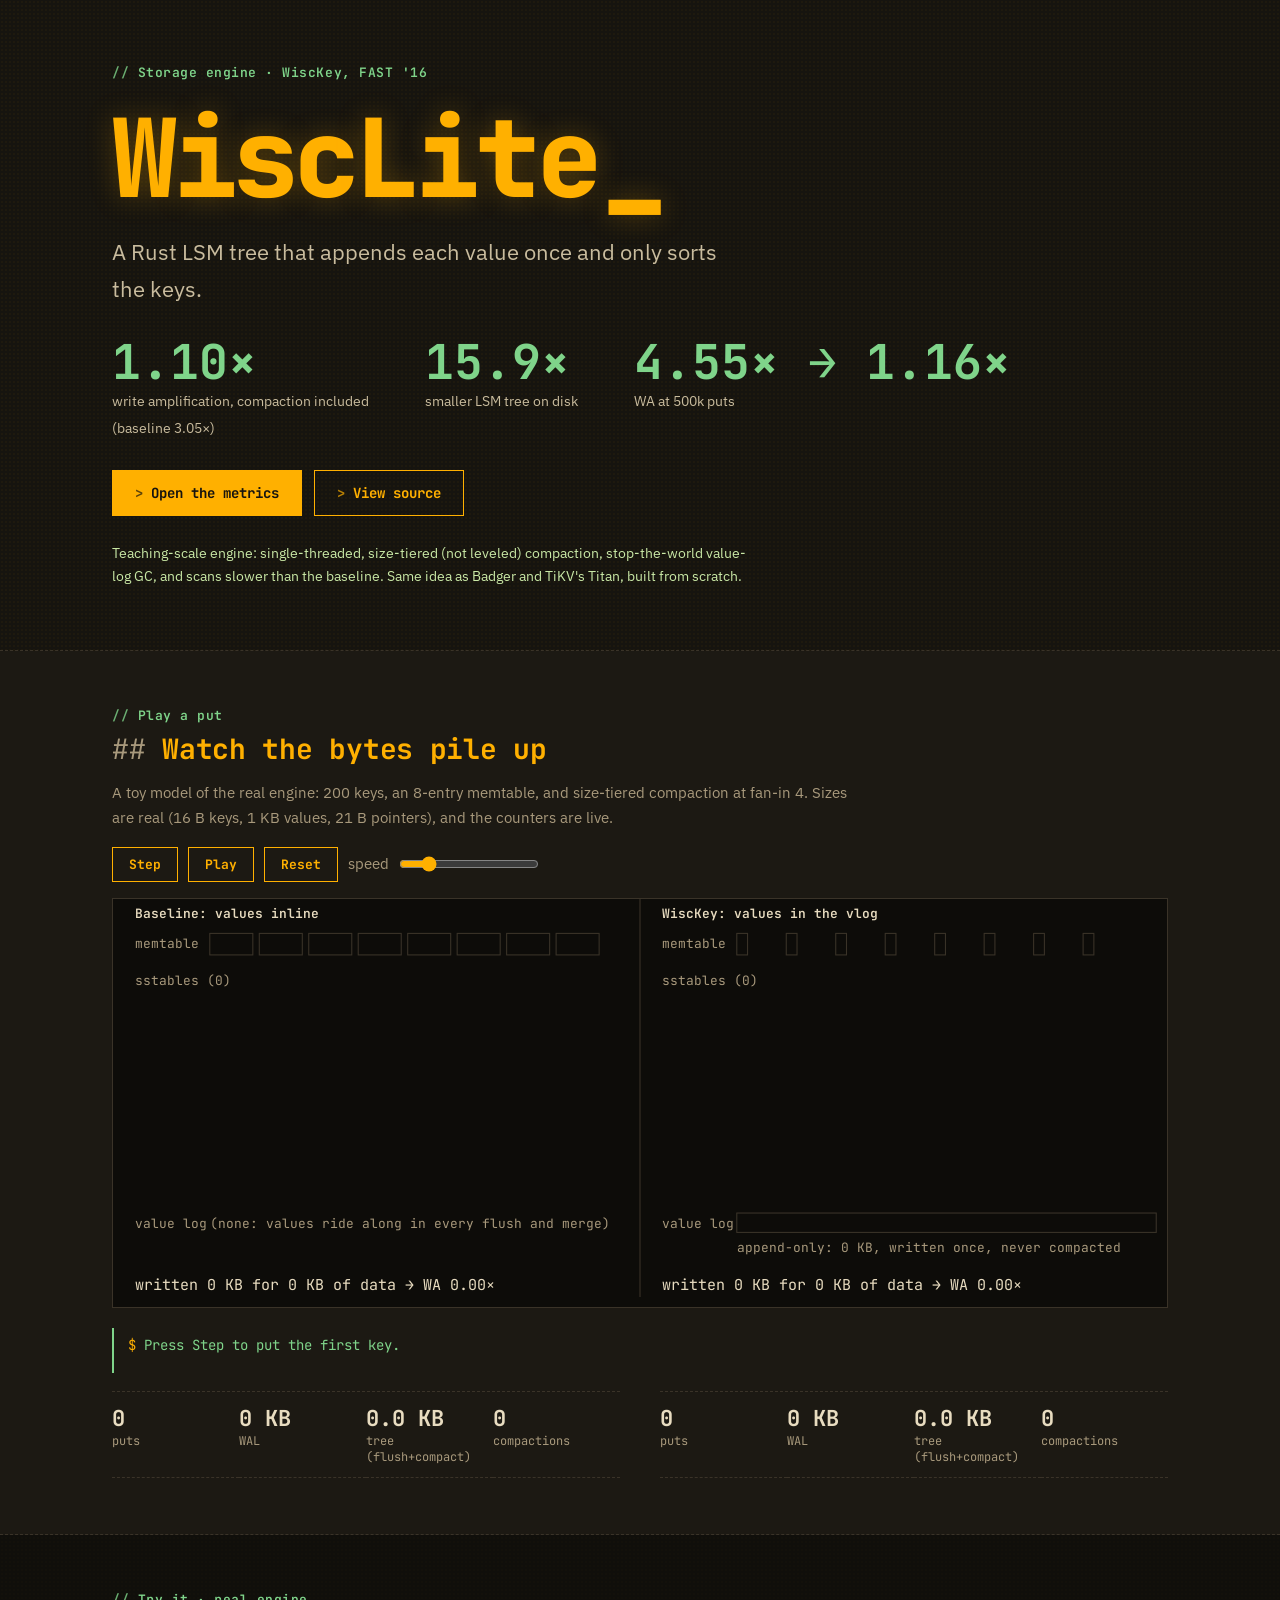
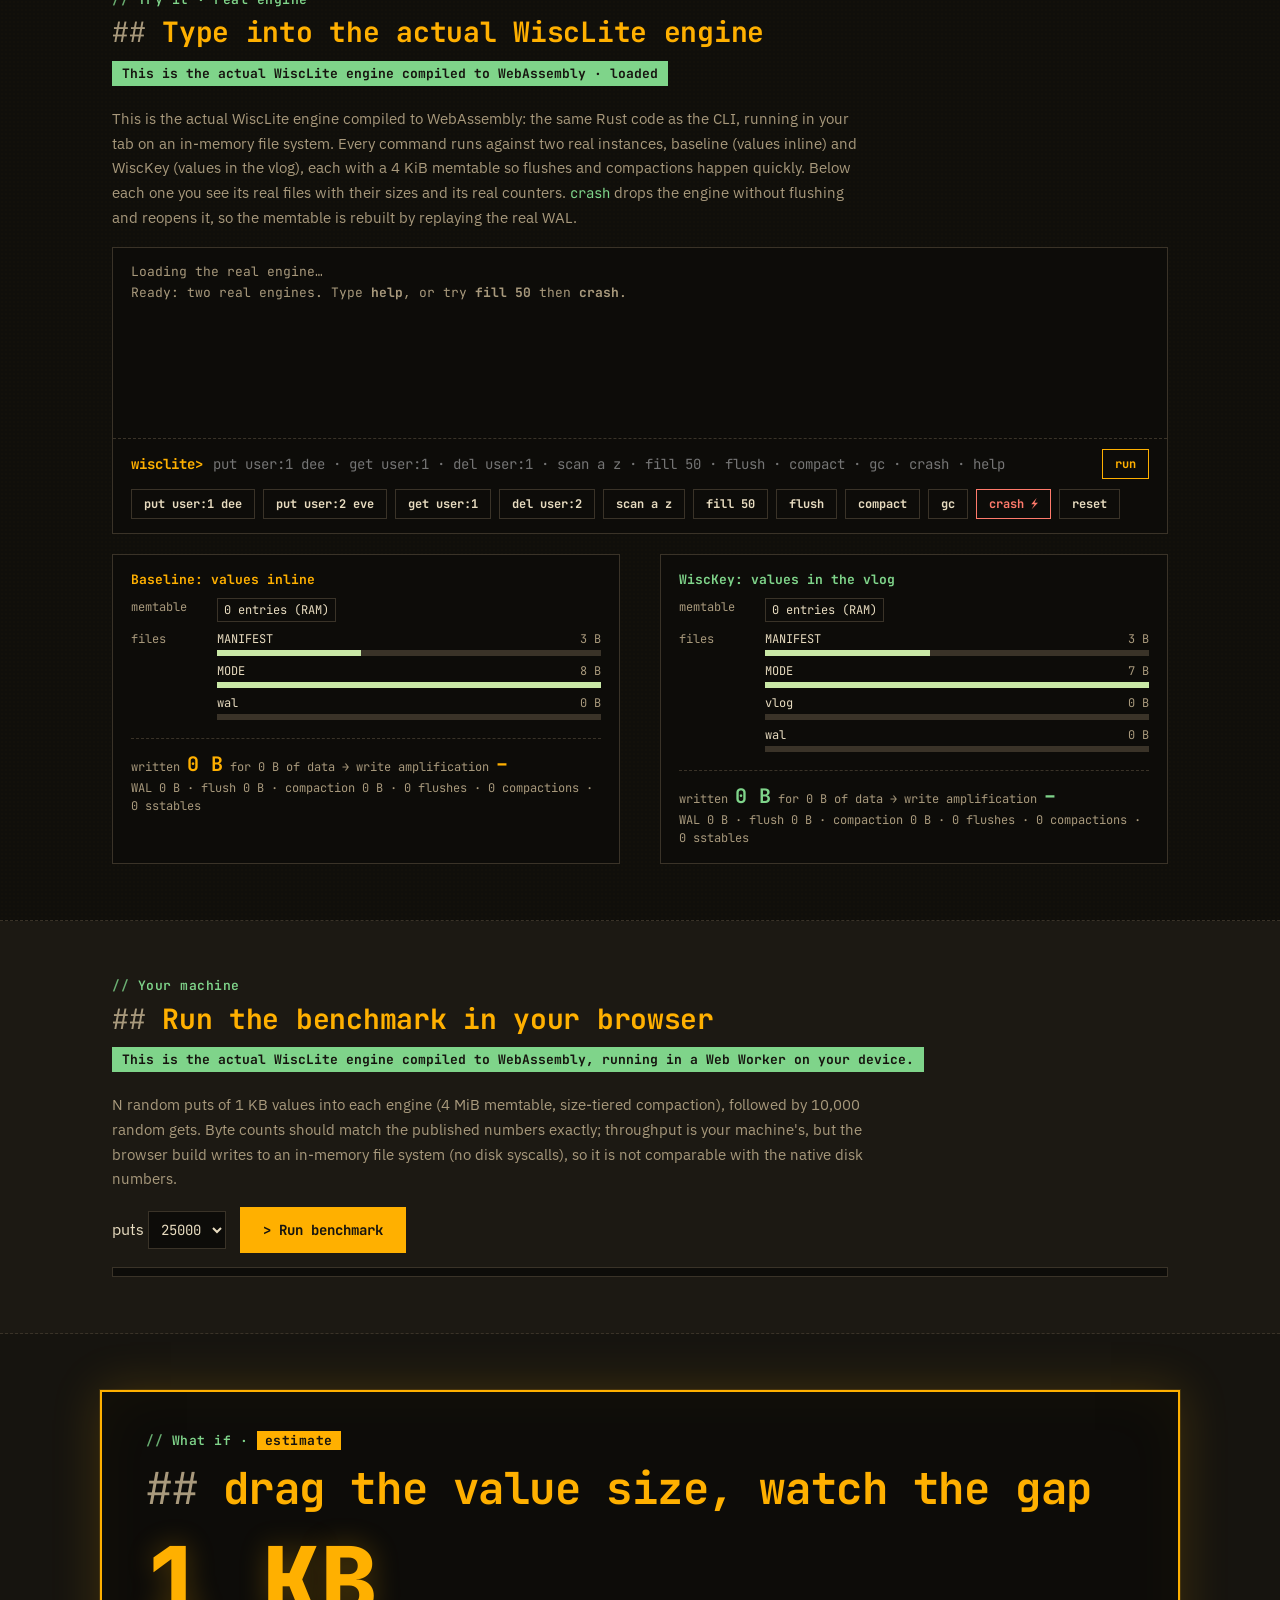
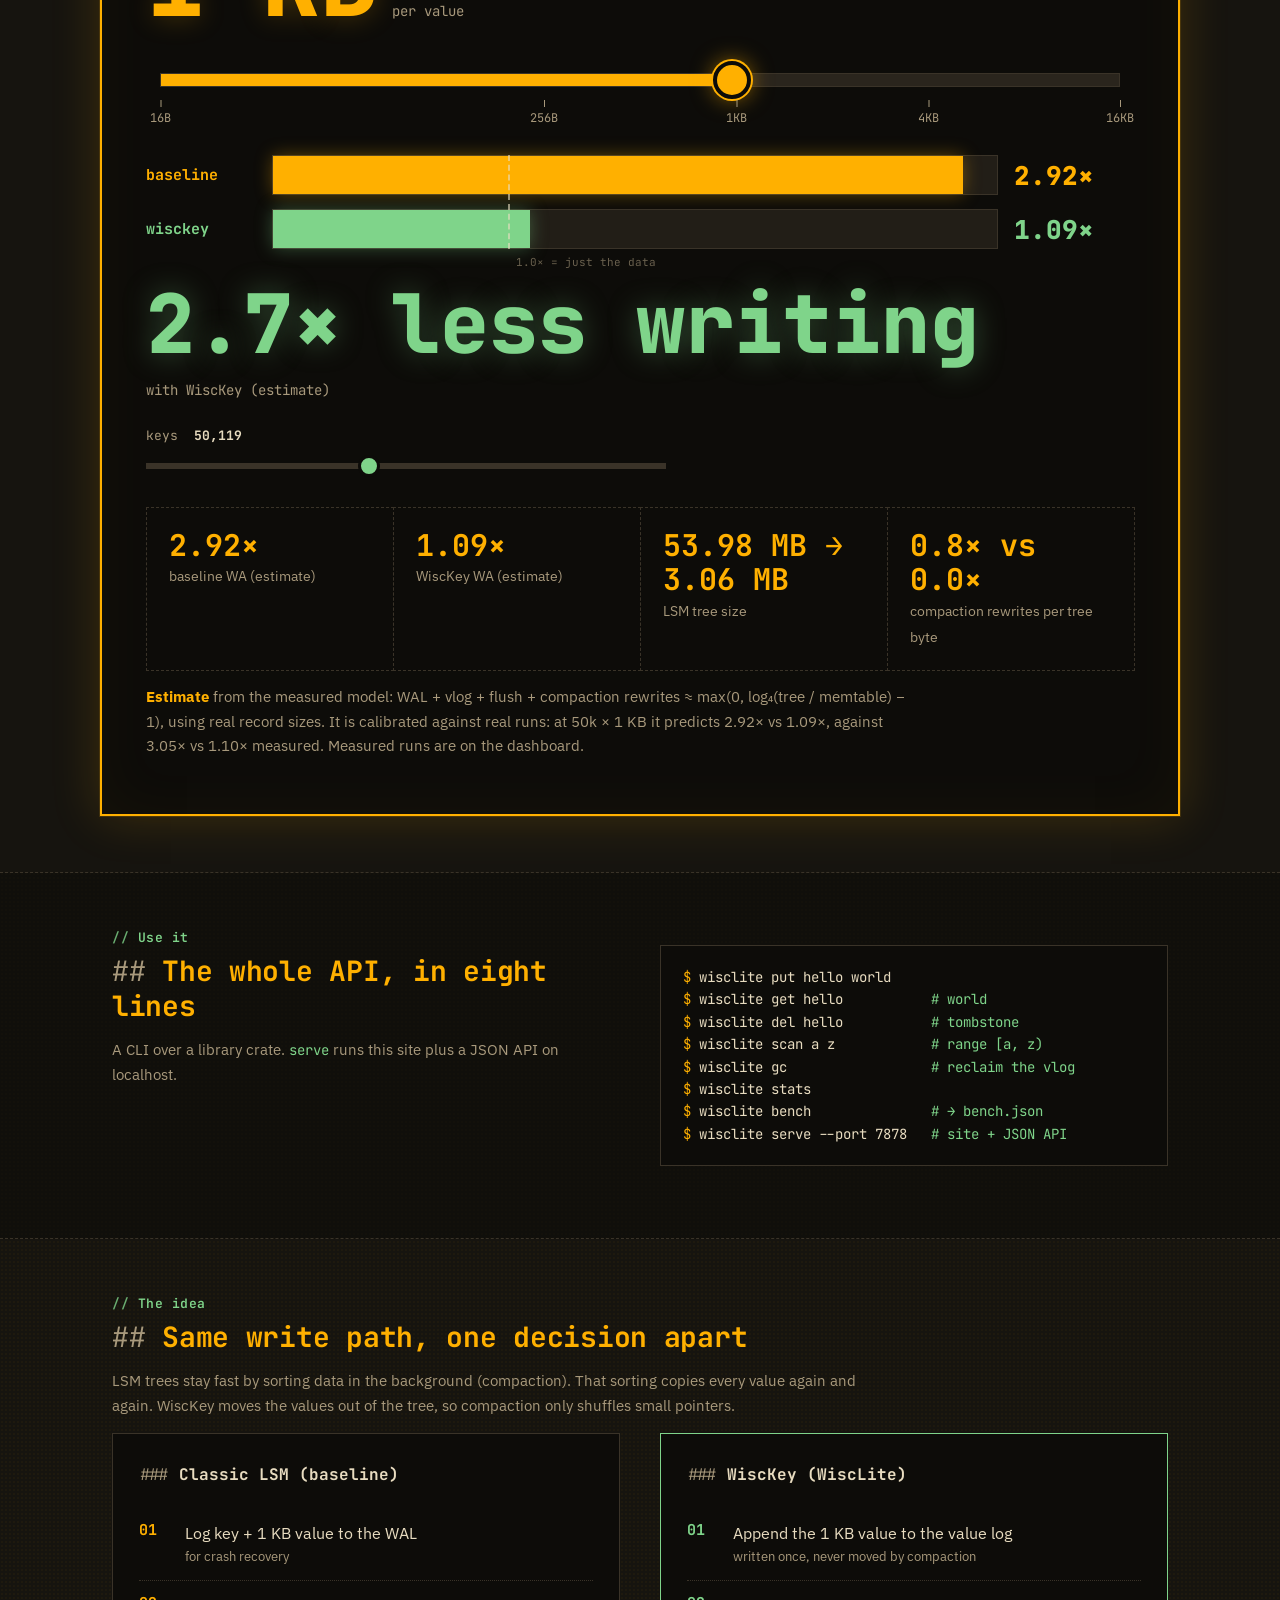
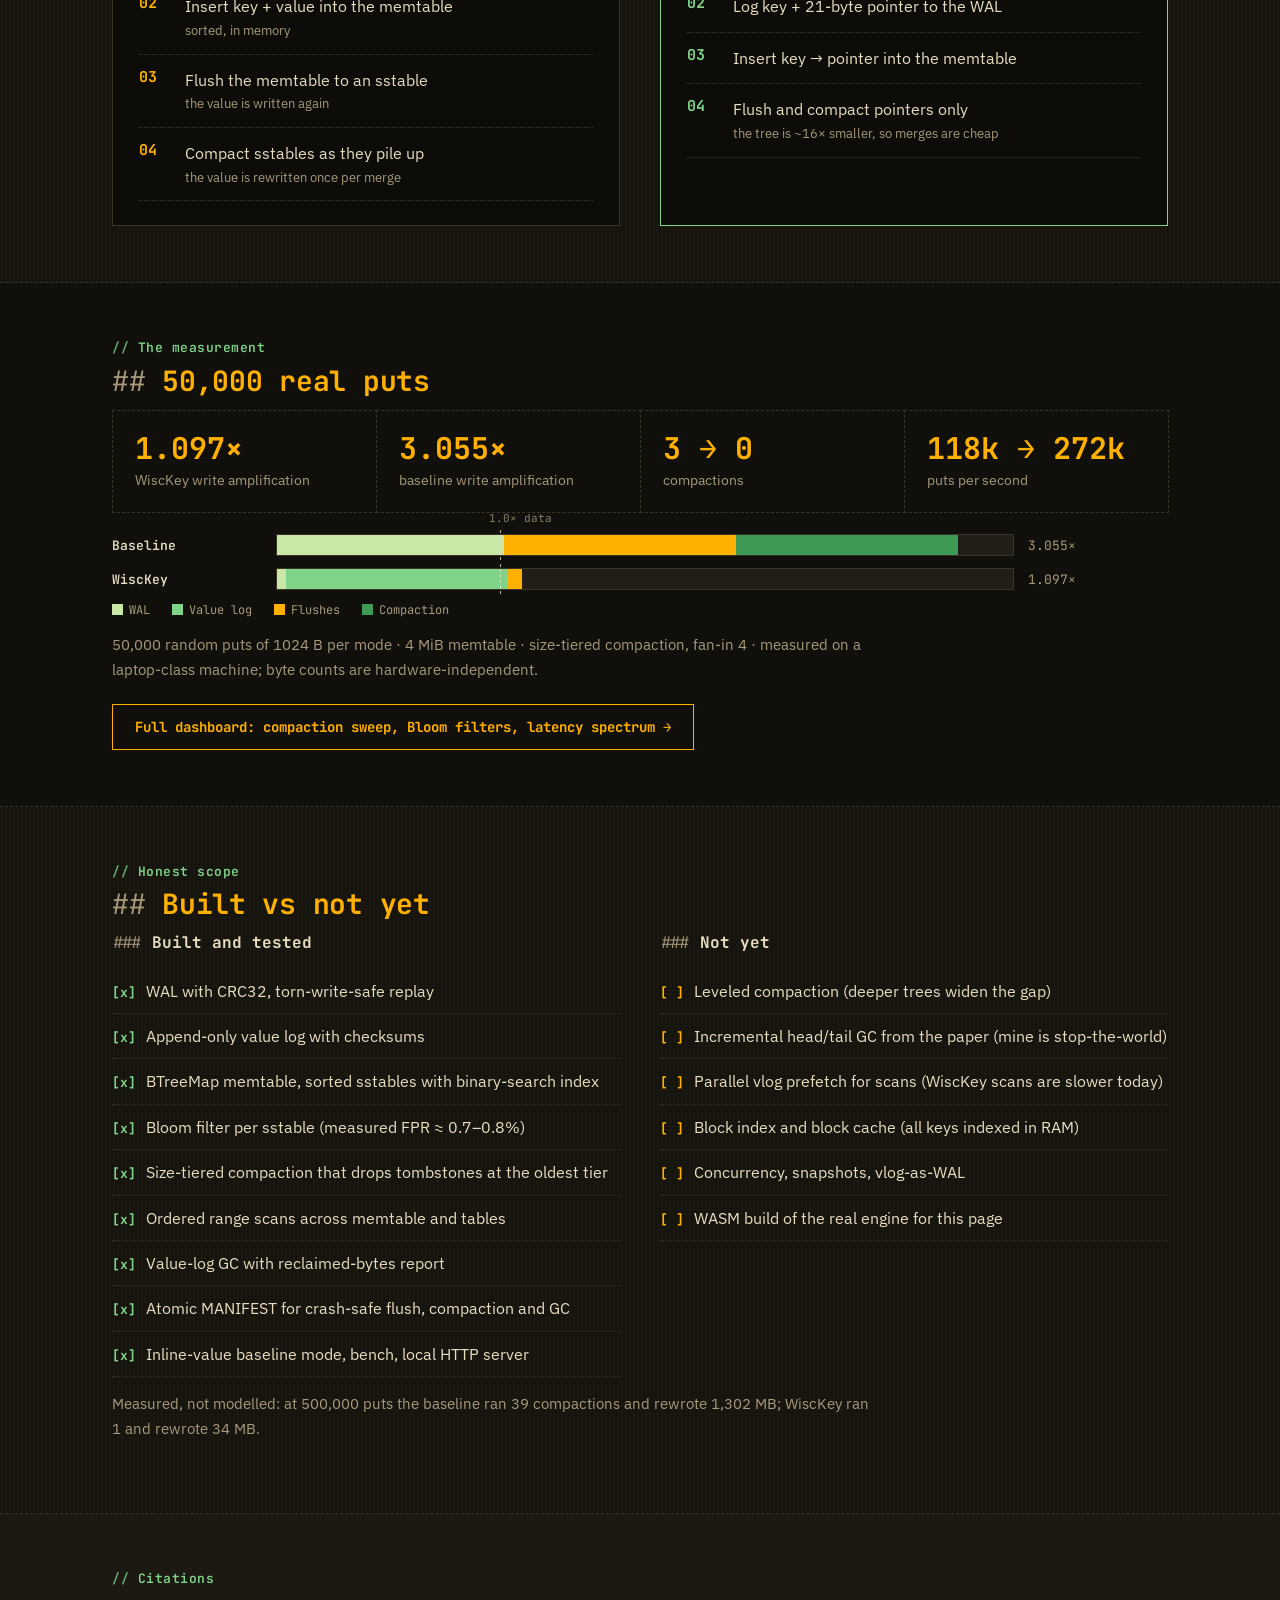
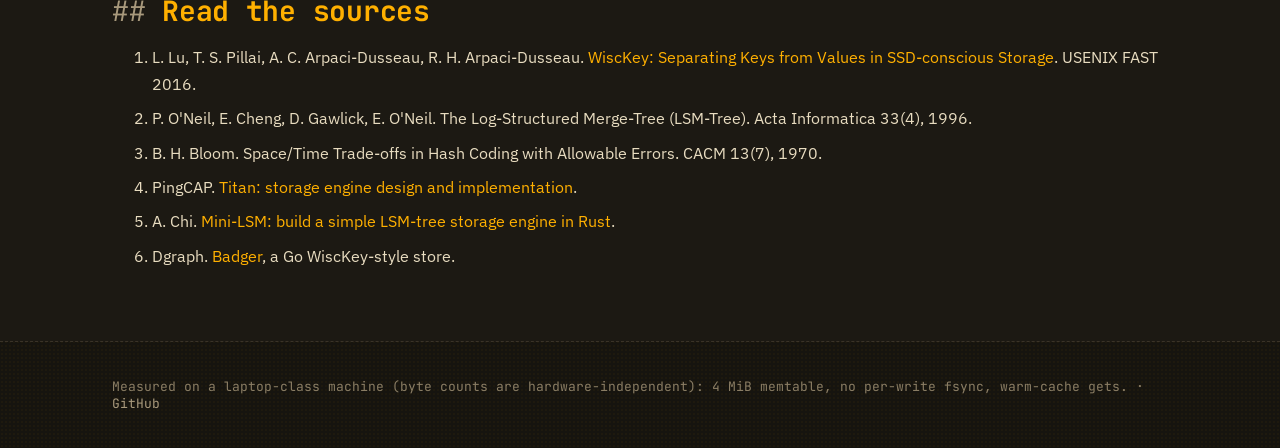
<file: index.html>
<!doctype html>
<html lang="en"><head><meta charset="utf-8"><meta name="viewport" content="width=device-width,initial-scale=1">
<title>WiscLite: a Rust LSM that appends values once</title>
<meta name="description" content="WiscLite is a from-scratch Rust key-value store implementing WiscKey (FAST '16) key-value separation, with measured write amplification.">
<meta property="og:title" content="WiscLite"><meta property="og:description" content="A Rust LSM that appends values once, and only sorts the keys.">
<meta property="og:image" content="docs/metrics.png">
<link rel="icon" href="data:image/svg+xml,%3Csvg xmlns=%27http://www.w3.org/2000/svg%27 viewBox=%270 0 16 16%27%3E%3Crect width=%2716%27 height=%2716%27 fill=%27%2316140f%27/%3E%3Ctext x=%272%27 y=%2713%27 font-size=%2713%27 fill=%27%23ffb000%27 font-family=%27monospace%27%3E_%3C/text%3E%3C/svg%3E">
<link rel="preconnect" href="https://fonts.googleapis.com">
<link href="https://fonts.googleapis.com/css2?family=JetBrains+Mono:wght@400;600;700;800&family=IBM+Plex+Sans:wght@400;600&display=swap" rel="stylesheet">
<link rel="stylesheet" href="site.css?v=5">
<style>
.hero{padding:80px 0 64px}
.hero .sub{font-size:22px;color:var(--band-muted);max-width:640px;margin:18px 0 8px}
.heronums{display:flex;gap:56px;flex-wrap:wrap;margin:30px 0 24px}
.heronums b{display:block;font:700 48px/1.05 var(--font-display);color:var(--accent)}
.heronums span{font-size:14px;color:var(--band-muted)}
.hero .limits{font-size:14px;color:var(--accent-soft);margin-top:26px;max-width:640px}
.btn.ghost{color:var(--contrast)}
ol.path{list-style:none;padding:0;margin:20px 0 0;counter-reset:s}
ol.path li{counter-increment:s;padding:12px 0 12px 46px;border-bottom:1px dotted var(--rule);position:relative}
.cols>div:has(ol.path){border:1px solid var(--rule);background:var(--surface);padding:24px 26px}
.cols>div:has(ol.path:not(.base)){border-color:var(--accent)}
ol.path li::before{content:counter(s,decimal-leading-zero);position:absolute;left:0;top:12px;font:700 15px var(--font-display);color:var(--accent)}
ol.path.base li::before{color:var(--contrast)}
ol.path small{display:block;color:var(--muted)}
#sim svg text{font-family:var(--font-display);font-size:12px;fill:var(--muted)}
#sim .controls{display:flex;gap:10px;align-items:center;flex-wrap:wrap;margin:16px 0}
#sim button{font:700 13px var(--font-display);background:transparent;border:1px solid var(--contrast);color:var(--contrast);padding:8px 16px;cursor:pointer}
#sim button:hover{box-shadow:var(--glow)}
#sim-svg{background:var(--surface);border:1px solid var(--rule)}
#sim button.on{background:var(--contrast);color:var(--on-accent)}
#caption{min-height:3.2em;color:var(--accent);font:14px/1.6 var(--font-display);border-left:2px solid var(--accent);padding:6px 14px;margin:12px 0 0}
#caption::before{content:"$ ";color:var(--contrast)}
.counters{display:grid;grid-template-columns:repeat(4,1fr);border-top:1px dashed var(--rule)}
.counters div{padding:12px 10px 12px 0;border-bottom:1px dashed var(--rule);font:12px var(--font-display);color:var(--muted)}
.counters b{display:block;font:700 22px var(--font-display);color:var(--text)}
.strip{display:grid;grid-template-columns:1fr 1fr;gap:40px}
.strip ul{list-style:none;padding:0;margin:12px 0 0}
.strip li{padding:9px 0;border-bottom:1px dotted var(--rule)}
.strip li::before{content:"[x]";font-family:var(--font-display);font-size:13px;color:var(--accent);font-weight:700;margin-right:10px}
.strip .next li::before{content:"[ ]";color:var(--contrast)}
.cites li{margin:8px 0}
@media (max-width:760px){.strip{grid-template-columns:1fr}.counters{grid-template-columns:repeat(2,1fr)}}

.hero a.btn{display:inline-block;padding:13px 22px;font:700 14px var(--font-display);border:1px solid #ffb000;border:1px solid var(--contrast);text-decoration:none;margin:6px 12px 0 0}
.hero a.btn.primary{background:#ffb000;background:var(--contrast);color:#16140f;color:var(--on-accent)}
.hero a.btn.ghost{background:transparent;color:#ffb000;color:var(--contrast)}
.hero a.btn::before{content:"> ";opacity:.7}
.tryio{border:1px solid var(--rule);background:var(--surface);margin-top:16px}
.tlog{height:190px;overflow:auto;padding:14px 18px;font:13px/1.6 var(--font-display);color:var(--muted);white-space:pre-wrap}
.tlog .c{color:var(--text)}.tlog .c::before{content:"wisclite> ";color:var(--contrast)}.tlog .ok{color:var(--accent)}.tlog .er{color:#ff7a6b}
.tform{display:flex;gap:10px;align-items:center;border-top:1px dashed var(--rule);padding:10px 18px}
.tform .pr{font:700 14px var(--font-display);color:var(--contrast)}
.tform input{flex:1;background:transparent;border:0;outline:0;color:var(--text);font:14px var(--font-display);caret-color:var(--contrast);padding:6px 0}
.tform button,.tchips button{font:700 12px var(--font-display);background:transparent;border:1px solid var(--contrast);color:var(--contrast);padding:6px 12px;cursor:pointer}
.tchips{display:flex;flex-wrap:wrap;gap:8px;padding:0 18px 14px}.tchips button{border-color:var(--rule);color:var(--text)}.tchips button.warn{border-color:#ff7a6b;color:#ff7a6b}
.tviz{margin-top:20px}.tviz>div{border:1px solid var(--rule);background:var(--surface);padding:16px 18px;font:12px/1.5 var(--font-display)}
.tviz h4{margin:0 0 10px;font:700 13px var(--font-display);color:var(--text)}
.tviz .lane{margin:8px 0;display:flex;gap:6px}.tviz .lane>span:first-child{color:var(--muted);flex:0 0 80px}
.tviz .cells{display:flex;flex-wrap:wrap;gap:4px;flex:1;min-width:0}
.tviz .cell{padding:2px 6px;border:1px solid var(--rule);color:var(--text);white-space:nowrap;max-width:100%;overflow:hidden;text-overflow:ellipsis}
.tviz .cell.del{text-decoration:line-through;color:#ff7a6b}.tviz .cell.new{box-shadow:0 0 0 1px var(--contrast)}
.tviz .wa{margin-top:12px;border-top:1px dashed var(--rule);padding-top:10px;color:var(--muted)}.tviz .wa b{font-size:20px}
.slider span{display:block;font:13px var(--font-display);color:var(--muted)}.slider b{color:var(--text);font-size:18px;margin-left:8px}
.wasmflag{display:inline-block;font:700 13px var(--font-display);color:var(--on-accent);background:var(--accent);padding:4px 10px;margin:6px 0}
.wasmflag.err{background:#ff7a6b}
.tviz .files .cell{display:flex;justify-content:space-between;gap:12px}
.fbar{height:6px;background:var(--rule);margin:2px 0 6px}.fbar i{display:block;height:100%}
.bctl{display:flex;gap:14px;align-items:center;flex-wrap:wrap;margin:14px 0}
.bctl select{background:var(--surface);color:var(--text);border:1px solid var(--rule);font:14px var(--font-display);padding:8px}
.bctl .btn{margin:0;cursor:pointer}.bctl .btn:disabled{opacity:.5;cursor:wait}
.prog{height:10px;border:1px solid var(--rule);background:var(--surface)}.prog i{display:block;height:100%;width:0;background:var(--contrast);transition:width .2s}

#est{background:var(--bg)}
.estpanel{border:2px solid var(--contrast);box-shadow:0 0 0 1px rgba(255,176,0,.15),0 0 46px rgba(255,176,0,.18),inset 0 0 60px rgba(255,176,0,.04);background:var(--surface);padding:40px 44px;margin:0 -12px}
.estflag{background:var(--contrast);color:var(--on-accent);padding:1px 8px;font-weight:700}
.esth{font-size:clamp(28px,4vw,44px);margin:.25em 0 .4em}
.estread{display:flex;align-items:baseline;gap:14px}
.estbig{font:800 clamp(56px,8vw,96px)/1 var(--font-display);color:var(--contrast);text-shadow:var(--glow);font-variant-numeric:tabular-nums}
.estsub{font:14px var(--font-display);color:var(--muted)}
.big-slider{display:block;position:relative;margin:26px 0 44px;padding:0 14px}
.sr{position:absolute;width:1px;height:1px;overflow:hidden;clip:rect(0 0 0 0)}
.big-slider input,.small-slider input{-webkit-appearance:none;appearance:none;width:100%;background:transparent;height:48px;margin:0;cursor:pointer;touch-action:pan-y}
.big-slider input::-webkit-slider-runnable-track{height:14px;background:linear-gradient(90deg,var(--contrast) var(--p,60%),#2a251d var(--p,60%));border:1px solid var(--rule)}
.big-slider input::-moz-range-track{height:14px;background:#2a251d;border:1px solid var(--rule)}
.big-slider input::-moz-range-progress{height:14px;background:var(--contrast)}
.big-slider input::-webkit-slider-thumb{-webkit-appearance:none;width:38px;height:38px;margin-top:-13px;border-radius:50%;background:var(--contrast);border:4px solid var(--surface);box-shadow:0 0 0 2px var(--contrast),0 0 22px rgba(255,176,0,.55)}
.big-slider input::-moz-range-thumb{width:30px;height:30px;border-radius:50%;background:var(--contrast);border:4px solid var(--surface);box-shadow:0 0 0 2px var(--contrast),0 0 22px rgba(255,176,0,.55)}
.big-slider input:focus-visible{outline:2px dashed var(--accent);outline-offset:6px}
.ticks{position:absolute;left:14px;right:14px;top:54px;height:16px;pointer-events:none}
.ticks span{position:absolute;transform:translateX(-50%);font:12px var(--font-display);color:var(--muted)}
.ticks span::before{content:"";position:absolute;left:50%;top:-10px;height:7px;border-left:1px solid var(--muted)}
.estbars{position:relative;margin:8px 0 10px}
.ebar{display:grid;grid-template-columns:110px 1fr 120px;gap:16px;align-items:center;margin:14px 0}
.en{font:700 15px var(--font-display);color:var(--contrast)}.ebar.w .en{color:var(--accent)}
.et{height:40px;background:#221e17;border:1px solid var(--rule)}
.et i{display:block;height:100%;width:0;background:var(--contrast);transition:width .25s ease-out;box-shadow:0 0 18px rgba(255,176,0,.35)}
.ebar.w .et i{background:var(--accent);box-shadow:0 0 18px rgba(127,212,138,.35)}
.ev{font:800 26px var(--font-display);color:var(--contrast);font-variant-numeric:tabular-nums}.ebar.w .ev{color:var(--accent)}
.eone{position:absolute;top:0;bottom:0;border-left:2px dashed var(--text);opacity:.6;pointer-events:none;transition:left .25s ease-out}
.eone span{position:absolute;bottom:-20px;left:6px;white-space:nowrap;font:11px var(--font-display);color:var(--muted)}
.estgap{display:flex;align-items:baseline;gap:16px;flex-wrap:wrap;margin:34px 0 22px}
#e-gap{font:800 clamp(28px,6.4vw,92px)/1 var(--font-display);white-space:nowrap;color:var(--accent);text-shadow:0 0 30px rgba(127,212,138,.35);font-variant-numeric:tabular-nums}
#e-gap.neg{color:#ff7a6b;text-shadow:none}
.small-slider{display:block;max-width:520px;margin:10px 0 16px}
.small-slider span{font:13px var(--font-display);color:var(--muted)}.small-slider b{color:var(--text);margin-left:8px}
.small-slider input{height:36px}
.small-slider input::-webkit-slider-runnable-track{height:6px;background:var(--rule)}
.small-slider input::-webkit-slider-thumb{-webkit-appearance:none;width:22px;height:22px;margin-top:-8px;border-radius:50%;background:var(--accent);border:3px solid var(--surface)}
.small-slider input::-moz-range-track{height:6px;background:var(--rule)}
.small-slider input::-moz-range-thumb{width:18px;height:18px;border-radius:50%;background:var(--accent);border:3px solid var(--surface)}
@media (max-width:760px){.estpanel{padding:26px 18px;margin:0}.ebar{grid-template-columns:76px 1fr 84px}.ev{font-size:18px}}
@media (prefers-reduced-motion:reduce){.et i,.eone{transition:none}.estbig,#e-gap{text-shadow:none}}
</style></head><body>
<header class="band hero"><div class="wrap">
<div class="label">Storage engine · WiscKey, FAST '16</div>
<h1>Wisc<em>Lite</em></h1>
<p class="sub">A Rust LSM tree that appends each value once and only sorts the keys.</p>
<div class="heronums">
  <div><b id="h-wa">1.10×</b><span>write amplification, compaction included<br>(baseline <span id="h-wab">3.06×</span>)</span></div>
  <div><b id="h-tree">15.9×</b><span>smaller LSM tree on disk</span></div>
  <div><b id="h-big">4.55× → 1.16×</b><span>WA at 500k puts</span></div>
</div>
<a class="btn primary" href="metrics.html">Open the metrics</a><a class="btn ghost" href="https://github.com/Deepanshu16125/WiscLite">View source</a>
<p class="limits">Teaching-scale engine: single-threaded, size-tiered (not leveled) compaction, stop-the-world value-log GC, and scans slower than the baseline. Same idea as Badger and TiKV's Titan, built from scratch.</p>
</div></header>
<section class="sand" id="sim"><div class="wrap"><div class="label">Play a put</div><h2>Watch the bytes pile up</h2>
<p class="note">A toy model of the real engine: 200 keys, an 8-entry memtable, and size-tiered compaction at fan-in 4. Sizes are real (16 B keys, 1 KB values, 21 B pointers), and the counters are live.</p>
<noscript><p class="note">Enable JavaScript to run the animation.</p></noscript>
<div class="controls"><button id="b-step">Step</button><button id="b-play">Play</button><button id="b-reset">Reset</button>
<label class="note" style="display:flex;gap:8px;align-items:center">speed <input type="range" id="b-speed" min="1" max="40" value="8" style="width:140px"></label></div>
<svg id="sim-svg" viewBox="0 0 980 380" width="100%" role="img" aria-label="Animated LSM write path, baseline vs WiscKey"></svg>
<div id="caption">Press Step to put the first key.</div>
<div class="cols" style="margin-top:18px">
<div class="counters" id="c-base"></div><div class="counters" id="c-wisc"></div></div>
</div></section>
<section class="surface" id="try"><div class="wrap"><div class="label">Try it · real engine</div><h2>Type into the actual WiscLite engine</h2>
<p class="wasmflag" id="t-status">Loading the WiscLite engine (WebAssembly)…</p>
<p class="note">This is the actual WiscLite engine compiled to WebAssembly: the same Rust code as the CLI, running in your tab on an in-memory file system. Every command runs against two real instances, baseline (values inline) and WiscKey (values in the vlog), each with a 4 KiB memtable so flushes and compactions happen quickly. Below each one you see its real files with their sizes and its real counters. <code>crash</code> drops the engine without flushing and reopens it, so the memtable is rebuilt by replaying the real WAL.</p>
<div class="tryio">
<div id="t-log" class="tlog" aria-live="polite"></div>
<form id="t-form" class="tform" autocomplete="off"><span class="pr">wisclite&gt;</span><input id="t-in" spellcheck="false" placeholder="put user:1 dee · get user:1 · del user:1 · scan a z · fill 50 · flush · compact · gc · crash · help" aria-label="command"><button type="submit" id="t-run">run</button></form>
<div class="tchips"><button data-c="put user:1 dee">put user:1 dee</button><button data-c="put user:2 eve">put user:2 eve</button><button data-c="get user:1">get user:1</button><button data-c="del user:2">del user:2</button><button data-c="scan a z">scan a z</button><button data-c="fill 50">fill 50</button><button data-c="flush">flush</button><button data-c="compact">compact</button><button data-c="gc">gc</button><button data-c="crash" class="warn">crash ⚡</button><button data-c="reset">reset</button></div>
</div>
<div class="cols tviz"><div id="t-base"></div><div id="t-wisc"></div></div>
</div></section>

<section class="sand" id="bench"><div class="wrap"><div class="label">Your machine</div><h2>Run the benchmark in your browser</h2>
<p class="wasmflag">This is the actual WiscLite engine compiled to WebAssembly, running in a Web Worker on your device.</p>
<p class="note">N random puts of 1 KB values into each engine (4 MiB memtable, size-tiered compaction), followed by 10,000 random gets. Byte counts should match the published numbers exactly; throughput is your machine's, but the browser build writes to an in-memory file system (no disk syscalls), so it is not comparable with the native disk numbers.</p>
<div class="bctl"><label>puts <select id="bn"><option>10000</option><option selected>25000</option><option>50000</option></select></label><button id="bgo" class="btn primary" type="button">&gt; Run benchmark</button><span id="bstat" class="note"></span></div>
<div class="prog"><i id="bprog"></i></div>
<div id="bout"></div>
</div></section>

<section id="est"><div class="wrap"><div class="estpanel">
<div class="label">What if · <span class="estflag">estimate</span></div>
<h2 class="esth">drag the value size, watch the gap</h2>
<div class="estread"><span class="estbig" id="e-vs-big">1 KB</span><span class="estsub">per value</span></div>
<label class="big-slider" for="e-vs"><span class="sr">value size</span>
<input type="range" id="e-vs" min="4" max="14" step="0.25" value="10" aria-label="value size" aria-valuetext="1 KB">
<span class="ticks" aria-hidden="true"><span style="left:0%">16B</span><span style="left:40%">256B</span><span style="left:60%">1KB</span><span style="left:80%">4KB</span><span style="left:100%">16KB</span></span></label>
<div class="estbars">
 <div class="ebar"><div class="en">baseline</div><div class="et"><i id="e-bb"></i></div><div class="ev" id="e-bv">–</div></div>
 <div class="ebar w"><div class="en">wisckey</div><div class="et"><i id="e-bw"></i></div><div class="ev" id="e-wv">–</div></div>
 <div class="eone" id="e-one"><span>1.0× = just the data</span></div>
</div>
<div class="estgap"><span id="e-gap">–</span><span class="estsub" id="e-gapsub">less writing with WiscKey</span></div>
<label class="small-slider" for="e-n"><span>keys <b id="e-n-l"></b></span><input type="range" id="e-n" min="3" max="7" step="0.05" value="4.7" aria-label="number of keys"></label>
<span id="e-vs-l" hidden></span><div id="e-bars" hidden></div>
<div class="kpis" id="e-kpis"></div>
<p class="note" id="e-note"></p>
<p class="note"><b style="color:var(--contrast)">Estimate</b> from the measured model: WAL + vlog + flush + compaction rewrites ≈ max(0, log₄(tree / memtable) − 1), using real record sizes. It is calibrated against real runs: at 50k × 1 KB it predicts 2.92× vs 1.09×, against 3.05× vs 1.10× measured. Measured runs are on the dashboard.</p>
</div></div></section>


<section class="surface"><div class="wrap cols">
<div><div class="label">Use it</div><h2>The whole API, in eight lines</h2>
<p class="note">A CLI over a library crate. <code>serve</code> runs this site plus a JSON API on localhost.</p></div>
<pre><span style="color:var(--contrast)">$</span> wisclite put hello world
<span style="color:var(--contrast)">$</span> wisclite get hello           <span style="color:var(--accent)"># world</span>
<span style="color:var(--contrast)">$</span> wisclite del hello           <span style="color:var(--accent)"># tombstone</span>
<span style="color:var(--contrast)">$</span> wisclite scan a z            <span style="color:var(--accent)"># range [a, z)</span>
<span style="color:var(--contrast)">$</span> wisclite gc                  <span style="color:var(--accent)"># reclaim the vlog</span>
<span style="color:var(--contrast)">$</span> wisclite stats
<span style="color:var(--contrast)">$</span> wisclite bench               <span style="color:var(--accent)"># → bench.json</span>
<span style="color:var(--contrast)">$</span> wisclite serve --port 7878   <span style="color:var(--accent)"># site + JSON API</span></pre>
</div></section>

<section><div class="wrap"><div class="label">The idea</div><h2>Same write path, one decision apart</h2>
<p class="note">LSM trees stay fast by sorting data in the background (compaction). That sorting copies every value again and again. WiscKey moves the values out of the tree, so compaction only shuffles small pointers.</p>
<div class="cols">
<div><h3>Classic LSM (baseline)</h3><ol class="path base">
<li>Log key + 1 KB value to the WAL<small>for crash recovery</small></li>
<li>Insert key + value into the memtable<small>sorted, in memory</small></li>
<li>Flush the memtable to an sstable<small>the value is written again</small></li>
<li>Compact sstables as they pile up<small>the value is rewritten once per merge</small></li></ol></div>
<div><h3>WiscKey (WiscLite)</h3><ol class="path">
<li>Append the 1 KB value to the value log<small>written once, never moved by compaction</small></li>
<li>Log key + 21-byte pointer to the WAL</li>
<li>Insert key → pointer into the memtable</li>
<li>Flush and compact pointers only<small>the tree is ~16× smaller, so merges are cheap</small></li></ol></div>
</div></div></section>



<section class="surface"><div class="wrap"><div class="label">The measurement</div><h2>50,000 real puts</h2>
<div class="kpis" id="kpis"></div>
<div class="chart" id="wa"></div>
<div class="legend"><span><i style="background:var(--accent-soft)"></i>WAL</span><span><i style="background:var(--accent)"></i>Value log</span><span><i style="background:var(--contrast)"></i>Flushes</span><span><i style="background:var(--accent-deep)"></i>Compaction</span></div>
<p class="note" id="method"></p>
<a class="btn" href="metrics.html">Full dashboard: compaction sweep, Bloom filters, latency spectrum →</a></div></section>

<section><div class="wrap"><div class="label">Honest scope</div><h2>Built vs not yet</h2>
<div class="strip"><div><h3>Built and tested</h3><ul>
<li>WAL with CRC32, torn-write-safe replay</li>
<li>Append-only value log with checksums</li>
<li>BTreeMap memtable, sorted sstables with binary-search index</li>
<li>Bloom filter per sstable (measured FPR ≈ 0.7–0.8%)</li>
<li>Size-tiered compaction that drops tombstones at the oldest tier</li>
<li>Ordered range scans across memtable and tables</li>
<li>Value-log GC with reclaimed-bytes report</li>
<li>Atomic MANIFEST for crash-safe flush, compaction and GC</li>
<li>Inline-value baseline mode, bench, local HTTP server</li></ul></div>
<div class="next"><h3>Not yet</h3><ul>
<li>Leveled compaction (deeper trees widen the gap)</li>
<li>Incremental head/tail GC from the paper (mine is stop-the-world)</li>
<li>Parallel vlog prefetch for scans (WiscKey scans are slower today)</li>
<li>Block index and block cache (all keys indexed in RAM)</li>
<li>Concurrency, snapshots, vlog-as-WAL</li>
<li>WASM build of the real engine for this page</li></ul></div></div>
<p class="note" id="real-k"></p></div></section>

<section class="sand"><div class="wrap"><div class="label">Citations</div><h2>Read the sources</h2><ol class="cites">
<li>L. Lu, T. S. Pillai, A. C. Arpaci-Dusseau, R. H. Arpaci-Dusseau. <a href="https://www.usenix.org/system/files/conference/fast16/fast16-papers-lu.pdf">WiscKey: Separating Keys from Values in SSD-conscious Storage</a>. USENIX FAST 2016.</li>
<li>P. O'Neil, E. Cheng, D. Gawlick, E. O'Neil. The Log-Structured Merge-Tree (LSM-Tree). Acta Informatica 33(4), 1996.</li>
<li>B. H. Bloom. Space/Time Trade-offs in Hash Coding with Allowable Errors. CACM 13(7), 1970.</li>
<li>PingCAP. <a href="https://www.pingcap.com/blog/titan-storage-engine-design-and-implementation/">Titan: storage engine design and implementation</a>.</li>
<li>A. Chi. <a href="https://skyzh.github.io/mini-lsm/">Mini-LSM: build a simple LSM-tree storage engine in Rust</a>.</li>
<li>Dgraph. <a href="https://github.com/dgraph-io/badger">Badger</a>, a Go WiscKey-style store.</li></ol></div></section>
<footer><div class="wrap" id="foot">Measured on a laptop-class machine (byte counts are hardware-independent): 4 MiB memtable, no per-write fsync, warm-cache gets. · <a href="https://github.com/Deepanshu16125/WiscLite">GitHub</a></div></footer>
<script>const EMBEDDED = {
  "generated_at_unix": 1792598085,
  "machine": "laptop-class machine; byte counts are hardware-independent",
  "memtable_bytes": 4194304,
  "compaction_fanin": 4,
  "results": [
    {
      "mode": "Baseline",
      "ops": 50000,
      "value_size": 1024,
      "put_secs": 0.423893442,
      "puts_per_sec": 117954.17207704761,
      "mb_per_sec": 123.02620147636065,
      "get_p50_us": 3.051,
      "get_p99_us": 10.443,
      "get_mean_us": 3.3835279000000025,
      "miss_get_p50_us": 0.212,
      "scan_us": 4384.848,
      "scan_rows": 3266,
      "disk_bytes": 54212637,
      "stats": {
        "logical_bytes": 52150000,
        "wal_bytes": 53000000,
        "vlog_bytes": 0,
        "sst_bytes": 54212880,
        "compaction_bytes": 52083120,
        "gc_bytes": 0,
        "physical_bytes": 159296000,
        "write_amplification": 3.05457334611697,
        "tree_amplification": 2.038274209012464,
        "flushes": 13,
        "compactions": 3,
        "tombstones_dropped": 0,
        "gc_runs": 0,
        "gc_reclaimed_bytes": 0,
        "bloom_negatives": 58772,
        "bloom_false_positives": 487,
        "bloom_fpr": 0.008218160954454176,
        "sstables": 4,
        "sstable_disk_bytes": 54212616,
        "vlog_disk_bytes": 0,
        "memtable_entries": 0
      },
      "gc": {
        "live_keys": 50000,
        "bytes_before": 54744925,
        "bytes_after": 54212529,
        "reclaimed_bytes": 532396
      },
      "gc_secs": 0.201592869,
      "get_spectrum": [
        [
          0.0,
          0.8350000000000001
        ],
        [
          50.0,
          3.051
        ],
        [
          75.0,
          3.738
        ],
        [
          90.0,
          4.655
        ],
        [
          95.0,
          5.632
        ],
        [
          99.0,
          10.443
        ],
        [
          99.5,
          11.770000000000001
        ],
        [
          99.9,
          20.68
        ],
        [
          99.99,
          60.795
        ],
        [
          100.0,
          69.833
        ]
      ],
      "get_histogram": [
        {
          "lo_us": 0.0,
          "hi_us": 0.5,
          "count": 0
        },
        {
          "lo_us": 0.5,
          "hi_us": 1.0,
          "count": 11
        },
        {
          "lo_us": 1.0,
          "hi_us": 2.0,
          "count": 619
        },
        {
          "lo_us": 2.0,
          "hi_us": 4.0,
          "count": 7492
        },
        {
          "lo_us": 4.0,
          "hi_us": 8.0,
          "count": 1678
        },
        {
          "lo_us": 8.0,
          "hi_us": 16.0,
          "count": 182
        },
        {
          "lo_us": 16.0,
          "hi_us": 32.0,
          "count": 14
        },
        {
          "lo_us": 32.0,
          "hi_us": 64.0,
          "count": 3
        },
        {
          "lo_us": 64.0,
          "hi_us": 128.0,
          "count": 1
        },
        {
          "lo_us": 128.0,
          "hi_us": 256.0,
          "count": 0
        }
      ]
    },
    {
      "mode": "WiscKey",
      "ops": 50000,
      "value_size": 1024,
      "put_secs": 0.183759702,
      "puts_per_sec": 272094.47694903205,
      "mb_per_sec": 283.7945394578404,
      "get_p50_us": 4.7589999999999995,
      "get_p99_us": 13.321,
      "get_mean_us": 5.184412500000003,
      "miss_get_p50_us": 0.077,
      "scan_us": 9486.241,
      "scan_rows": 3266,
      "disk_bytes": 55012540,
      "stats": {
        "logical_bytes": 52150000,
        "wal_bytes": 2200000,
        "vlog_bytes": 51600000,
        "sst_bytes": 3412529,
        "compaction_bytes": 0,
        "gc_bytes": 0,
        "physical_bytes": 57212529,
        "write_amplification": 1.0970762991371046,
        "tree_amplification": 0.06543679769894535,
        "flushes": 1,
        "compactions": 0,
        "tombstones_dropped": 0,
        "gc_runs": 0,
        "gc_reclaimed_bytes": 0,
        "bloom_negatives": 9933,
        "bloom_false_positives": 67,
        "bloom_fpr": 0.0067,
        "sstables": 1,
        "sstable_disk_bytes": 3412529,
        "vlog_disk_bytes": 51600000,
        "memtable_entries": 0
      },
      "gc": {
        "live_keys": 50000,
        "bytes_before": 68765683,
        "bytes_after": 55012529,
        "reclaimed_bytes": 13753154
      },
      "gc_secs": 0.237946098,
      "get_spectrum": [
        [
          0.0,
          1.423
        ],
        [
          50.0,
          4.7589999999999995
        ],
        [
          75.0,
          5.654000000000001
        ],
        [
          90.0,
          6.956
        ],
        [
          95.0,
          7.9750000000000005
        ],
        [
          99.0,
          13.321
        ],
        [
          99.5,
          16.512999999999998
        ],
        [
          99.9,
          32.118
        ],
        [
          99.99,
          79.44200000000001
        ],
        [
          100.0,
          81.696
        ]
      ],
      "get_histogram": [
        {
          "lo_us": 0.0,
          "hi_us": 0.5,
          "count": 0
        },
        {
          "lo_us": 0.5,
          "hi_us": 1.0,
          "count": 0
        },
        {
          "lo_us": 1.0,
          "hi_us": 2.0,
          "count": 30
        },
        {
          "lo_us": 2.0,
          "hi_us": 4.0,
          "count": 2083
        },
        {
          "lo_us": 4.0,
          "hi_us": 8.0,
          "count": 7398
        },
        {
          "lo_us": 8.0,
          "hi_us": 16.0,
          "count": 436
        },
        {
          "lo_us": 16.0,
          "hi_us": 32.0,
          "count": 42
        },
        {
          "lo_us": 32.0,
          "hi_us": 64.0,
          "count": 9
        },
        {
          "lo_us": 64.0,
          "hi_us": 128.0,
          "count": 2
        },
        {
          "lo_us": 128.0,
          "hi_us": 256.0,
          "count": 0
        }
      ]
    }
  ],
  "sweep": [
    {
      "ops": 10000,
      "mode": "Baseline",
      "write_amplification": 2.0558569511025886,
      "tree_amplification": 1.0395578139980826,
      "physical_bytes": 21442588,
      "logical_bytes": 10430000,
      "compaction_bytes": 0,
      "compactions": 0,
      "flushes": 3,
      "sstables": 3,
      "puts_per_sec": 215942.78829042456
    },
    {
      "ops": 10000,
      "mode": "WiscKey",
      "write_amplification": 1.097078523489933,
      "tree_amplification": 0.06543902205177372,
      "physical_bytes": 11442529,
      "logical_bytes": 10430000,
      "compaction_bytes": 0,
      "compactions": 0,
      "flushes": 1,
      "sstables": 1,
      "puts_per_sec": 235379.02578457183
    },
    {
      "ops": 25000,
      "mode": "Baseline",
      "write_amplification": 2.7216680728667306,
      "tree_amplification": 1.7053689357622244,
      "physical_bytes": 70967495,
      "logical_bytes": 26075000,
      "compaction_bytes": 17361040,
      "compactions": 1,
      "flushes": 7,
      "sstables": 4,
      "puts_per_sec": 146787.12746410523
    },
    {
      "ops": 25000,
      "mode": "WiscKey",
      "write_amplification": 1.0970768552253116,
      "tree_amplification": 0.06543735378715244,
      "physical_bytes": 28606279,
      "logical_bytes": 26075000,
      "compaction_bytes": 0,
      "compactions": 0,
      "flushes": 1,
      "sstables": 1,
      "puts_per_sec": 276600.7922333507
    },
    {
      "ops": 50000,
      "mode": "Baseline",
      "write_amplification": 3.05457334611697,
      "tree_amplification": 2.038274209012464,
      "physical_bytes": 159296000,
      "logical_bytes": 52150000,
      "compaction_bytes": 52083120,
      "compactions": 3,
      "flushes": 13,
      "sstables": 4,
      "puts_per_sec": 151366.0087519887
    },
    {
      "ops": 50000,
      "mode": "WiscKey",
      "write_amplification": 1.0970762991371046,
      "tree_amplification": 0.06543679769894535,
      "physical_bytes": 57212529,
      "logical_bytes": 52150000,
      "compaction_bytes": 0,
      "compactions": 0,
      "flushes": 1,
      "sstables": 1,
      "puts_per_sec": 275360.4283515635
    },
    {
      "ops": 100000,
      "mode": "Baseline",
      "write_amplification": 3.7203839309683606,
      "tree_amplification": 2.704084793863854,
      "physical_bytes": 388036044,
      "logical_bytes": 104300000,
      "compaction_bytes": 173610313,
      "compactions": 7,
      "flushes": 25,
      "sstables": 4,
      "puts_per_sec": 123100.7590200764
    },
    {
      "ops": 100000,
      "mode": "WiscKey",
      "write_amplification": 1.097076021093001,
      "tree_amplification": 0.0654365196548418,
      "physical_bytes": 114425029,
      "logical_bytes": 104300000,
      "compaction_bytes": 0,
      "compactions": 0,
      "flushes": 1,
      "sstables": 1,
      "puts_per_sec": 292164.3581816062
    },
    {
      "ops": 200000,
      "mode": "Baseline",
      "write_amplification": 4.053289367209971,
      "tree_amplification": 3.036990230105465,
      "physical_bytes": 845516162,
      "logical_bytes": 208600000,
      "compaction_bytes": 416664699,
      "compactions": 15,
      "flushes": 50,
      "sstables": 5,
      "puts_per_sec": 102782.46507074239
    },
    {
      "ops": 200000,
      "mode": "WiscKey",
      "write_amplification": 1.097076021093001,
      "tree_amplification": 0.0654365196548418,
      "physical_bytes": 228850058,
      "logical_bytes": 208600000,
      "compaction_bytes": 0,
      "compactions": 0,
      "flushes": 2,
      "sstables": 2,
      "puts_per_sec": 277789.4611395309
    },
    {
      "ops": 350000,
      "mode": "Baseline",
      "write_amplification": 4.8074915271880565,
      "tree_amplification": 3.79119239008355,
      "physical_bytes": 1754974782,
      "logical_bytes": 365050000,
      "compaction_bytes": 1004484708,
      "compactions": 28,
      "flushes": 88,
      "sstables": 4,
      "puts_per_sec": 82021.35496936817
    },
    {
      "ops": 350000,
      "mode": "WiscKey",
      "write_amplification": 1.0970759813724147,
      "tree_amplification": 0.06543647993425558,
      "physical_bytes": 400487587,
      "logical_bytes": 365050000,
      "compaction_bytes": 0,
      "compactions": 0,
      "flushes": 3,
      "sstables": 3,
      "puts_per_sec": 273331.6386563484
    },
    {
      "ops": 500000,
      "mode": "Baseline",
      "write_amplification": 4.552647386385427,
      "tree_amplification": 3.5363482492809206,
      "physical_bytes": 2374205612,
      "logical_bytes": 521500000,
      "compaction_bytes": 1302076956,
      "compactions": 39,
      "flushes": 125,
      "sstables": 8,
      "puts_per_sec": 92602.1289999166
    },
    {
      "ops": 500000,
      "mode": "WiscKey",
      "write_amplification": 1.1625122627037392,
      "tree_amplification": 0.13087276126558006,
      "physical_bytes": 606250145,
      "logical_bytes": 521500000,
      "compaction_bytes": 34125029,
      "compactions": 1,
      "flushes": 4,
      "sstables": 1,
      "puts_per_sec": 240213.83870512326
    }
  ]
};
</script>
<script src="play.js?v=7"></script>
<script src="web/pkg/wisclite_wasm.js?v=7"></script>
<script src="try.js?v=8"></script>
</body></html>
</file>
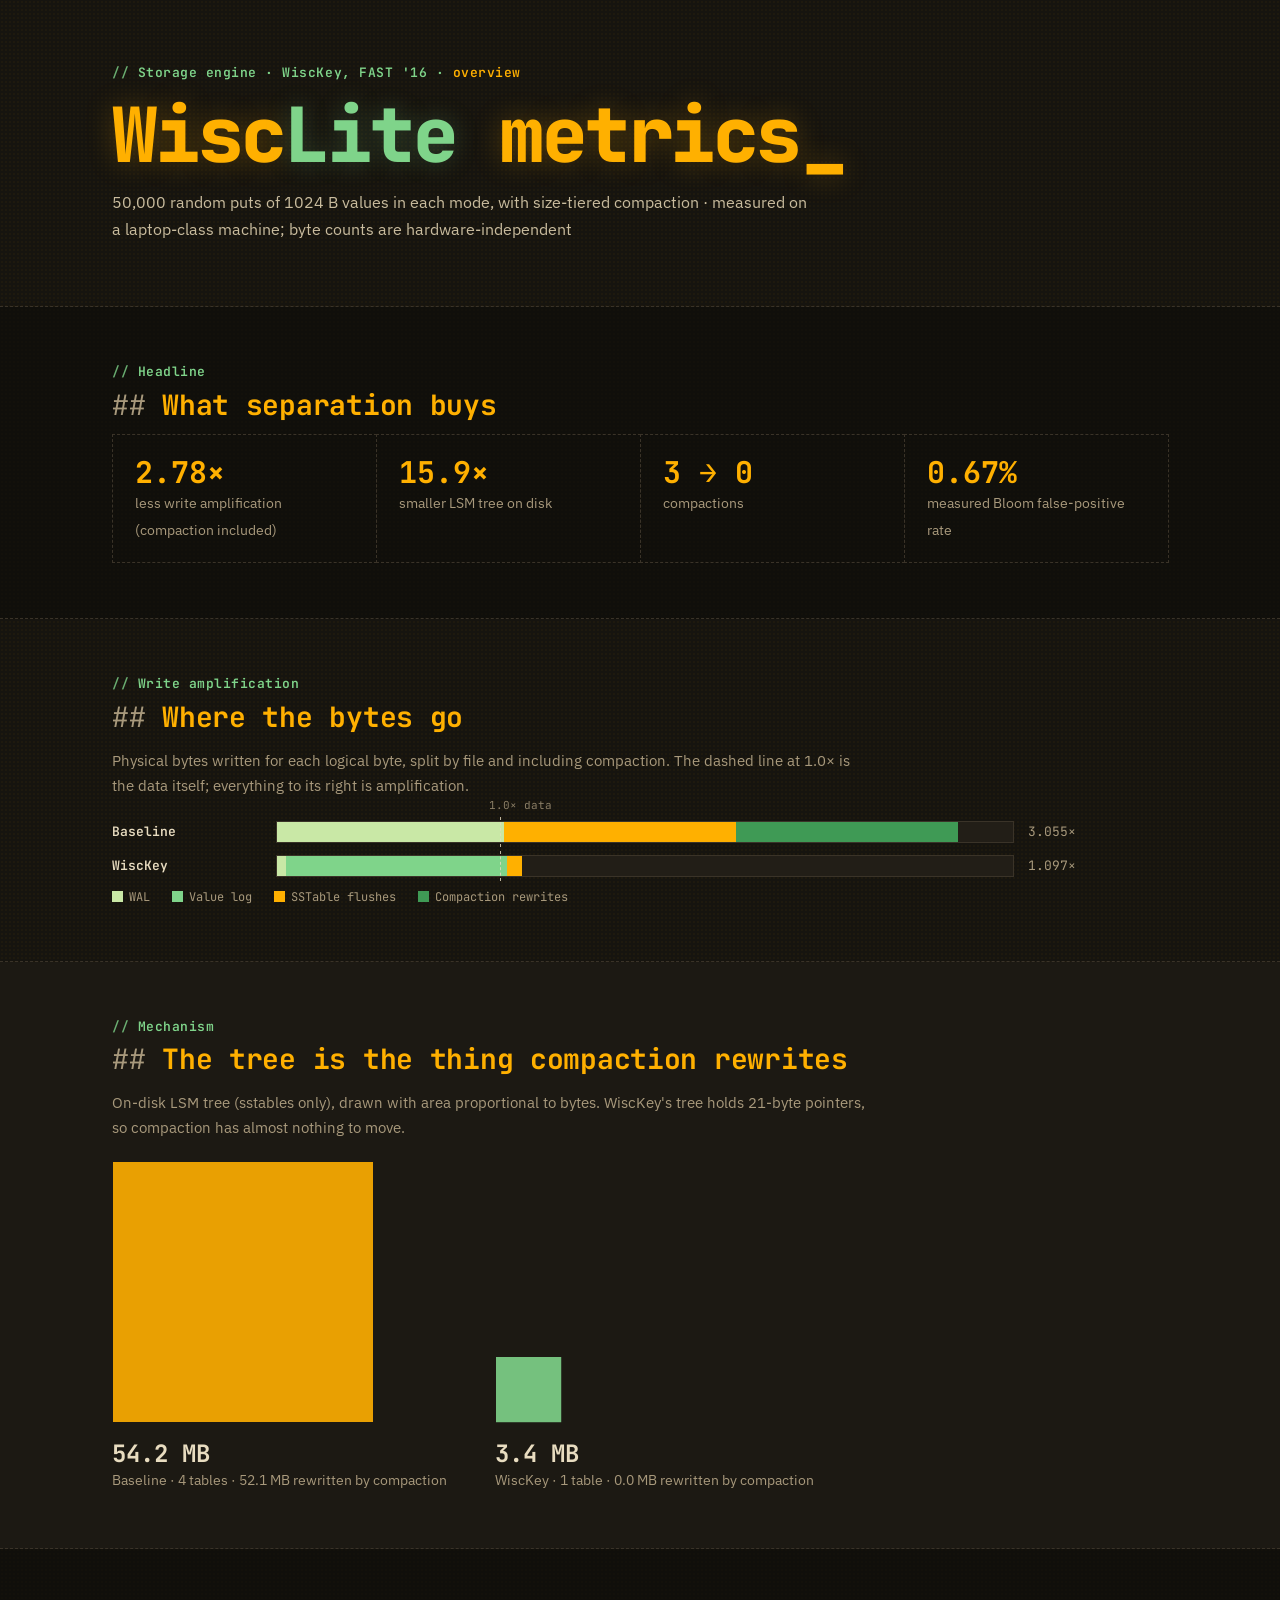
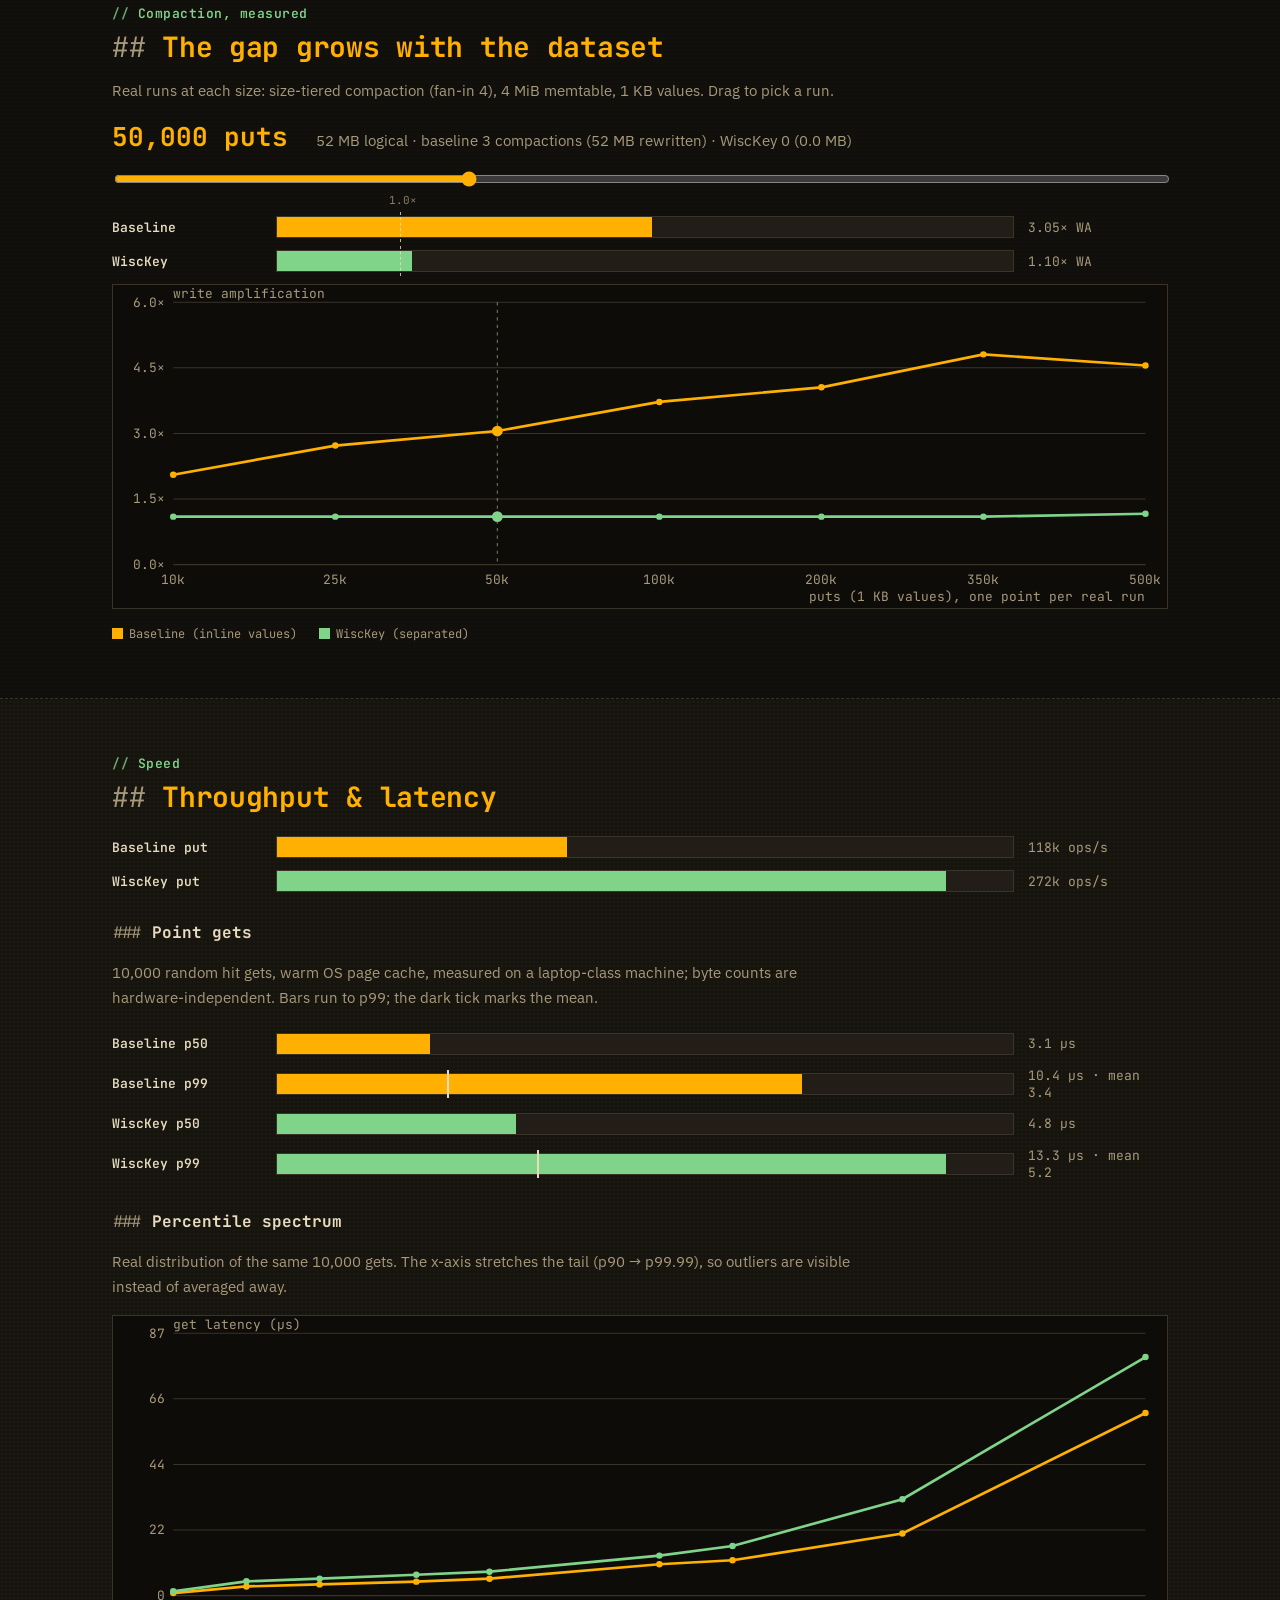
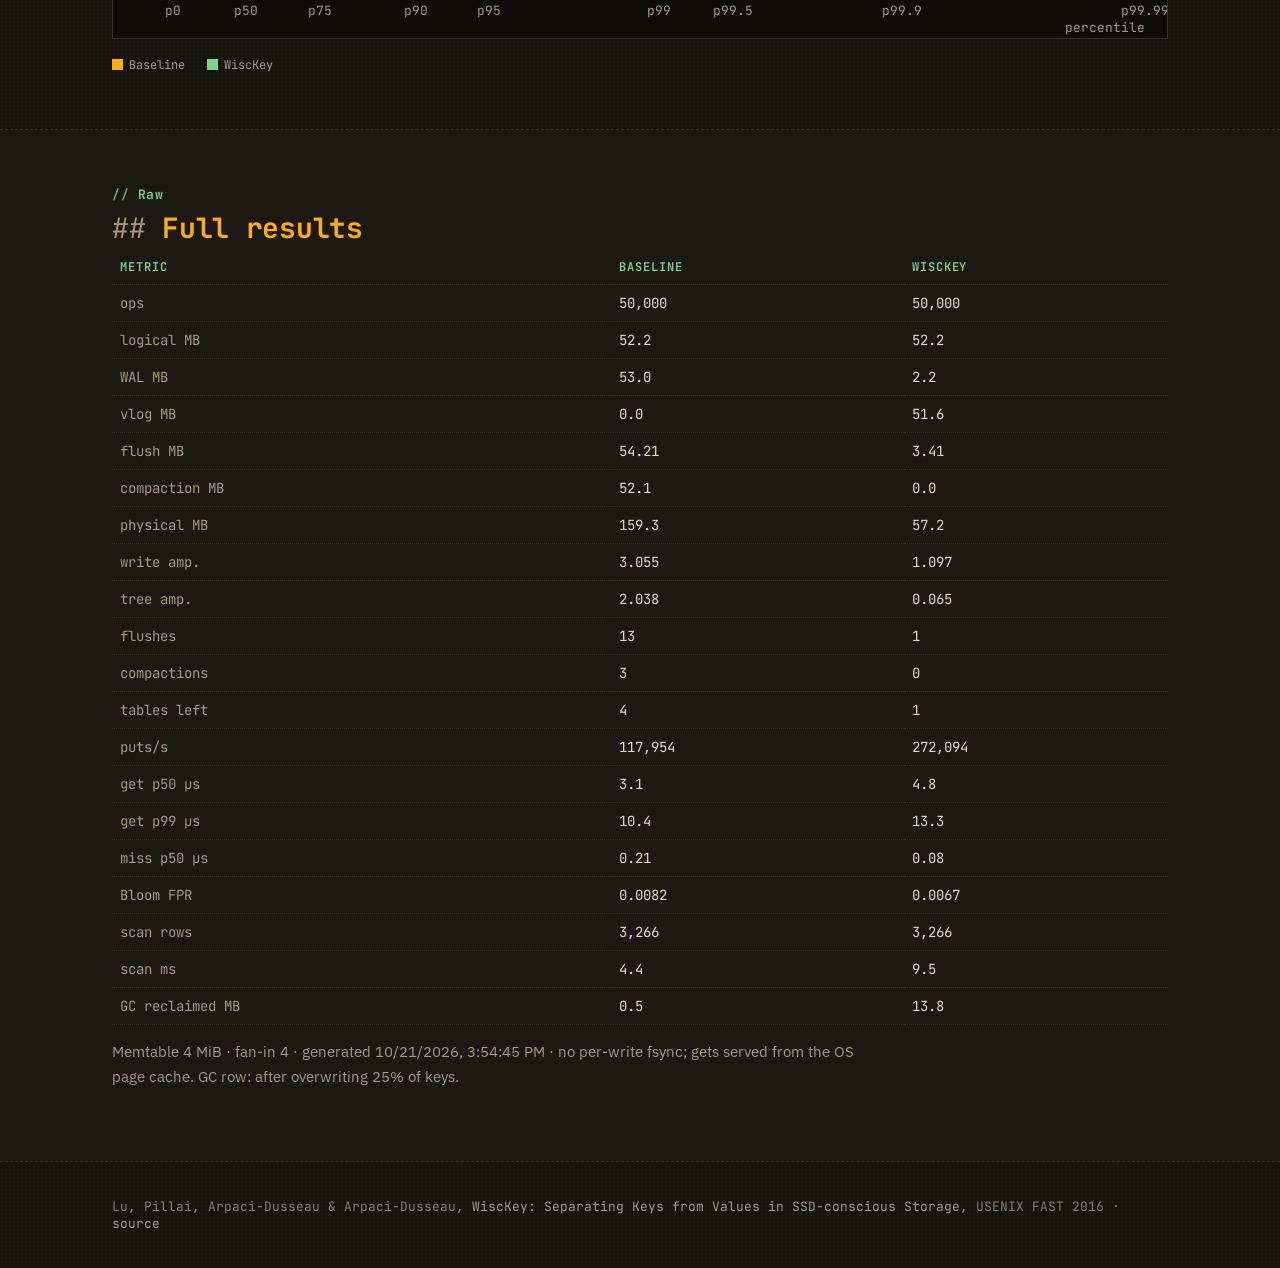
<file: metrics.html>
<!doctype html>
<html lang="en"><head><meta charset="utf-8"><meta name="viewport" content="width=device-width,initial-scale=1">
<title>WiscLite: Metrics</title>
<meta name="description" content="Measured write amplification, compaction, Bloom filters and latency for WiscLite, a Rust WiscKey-style key-value store.">
<meta property="og:title" content="WiscLite metrics"><meta property="og:image" content="docs/metrics.png">
<link rel="icon" href="data:image/svg+xml,%3Csvg xmlns=%27http://www.w3.org/2000/svg%27 viewBox=%270 0 16 16%27%3E%3Crect width=%2716%27 height=%2716%27 fill=%27%2316140f%27/%3E%3Ctext x=%272%27 y=%2713%27 font-size=%2713%27 fill=%27%23ffb000%27 font-family=%27monospace%27%3E_%3C/text%3E%3C/svg%3E">
<link rel="preconnect" href="https://fonts.googleapis.com">
<link href="https://fonts.googleapis.com/css2?family=JetBrains+Mono:wght@400;600;700;800&family=IBM+Plex+Sans:wght@400;600&display=swap" rel="stylesheet">
<link rel="stylesheet" href="site.css?v=5">
<style>
svg text{font-family:var(--font-display);font-size:12px;fill:var(--muted)}
svg#sweepChart,svg#hdr{background:var(--surface);border:1px solid var(--rule)}
.trees{display:flex;align-items:flex-end;gap:48px;flex-wrap:wrap;margin-top:20px}
.trees figure{margin:0}.trees figcaption{font-size:14px;color:var(--muted);margin-top:8px}
.trees figcaption b{font:700 24px var(--font-display);color:var(--text);display:block}
header.band h1{font-size:clamp(40px,6vw,76px)}
header.band h1 em{color:var(--accent);text-shadow:0 0 24px rgba(127,212,138,.25)}
.sweepval{font:700 26px var(--font-display);color:var(--contrast)}
</style></head><body>
<header class="band"><div class="wrap"><div class="label">Storage engine · WiscKey, FAST '16 · <a href="index.html">overview</a></div>
<h1>Wisc<em>Lite</em> metrics</h1>
<p id="sub">Separating keys from values in an LSM tree. Every number here is measured by <code>wisclite bench</code>.</p></div></header>

<section class="surface"><div class="wrap"><div class="label">Headline</div><h2>What separation buys</h2><div class="kpis" id="kpis"></div></div></section>

<section><div class="wrap"><div class="label">Write amplification</div><h2>Where the bytes go</h2>
<p class="note">Physical bytes written for each logical byte, split by file and including compaction. The dashed line at 1.0× is the data itself; everything to its right is amplification.</p>
<div class="chart" id="wa"></div>
<div class="legend"><span><i style="background:var(--accent-soft)"></i>WAL</span><span><i style="background:var(--accent)"></i>Value log</span><span><i style="background:var(--contrast)"></i>SSTable flushes</span><span><i style="background:var(--accent-deep)"></i>Compaction rewrites</span></div></div></section>

<section class="sand"><div class="wrap"><div class="label">Mechanism</div><h2>The tree is the thing compaction rewrites</h2>
<p class="note">On-disk LSM tree (sstables only), drawn with area proportional to bytes. WiscKey's tree holds 21-byte pointers, so compaction has almost nothing to move.</p>
<div class="trees" id="trees"></div></div></section>

<section class="surface"><div class="wrap"><div class="label">Compaction, measured</div><h2>The gap grows with the dataset</h2>
<p class="note">Real runs at each size: size-tiered compaction (fan-in 4), 4 MiB memtable, 1 KB values. Drag to pick a run.</p>
<div style="display:flex;gap:28px;align-items:baseline;flex-wrap:wrap;margin:14px 0"><span class="sweepval" id="sweepN"></span><span class="note" id="sweepInfo"></span></div>
<input type="range" id="sweep" min="0" max="0" step="1">
<div class="chart" id="sweepBars"></div>
<svg id="sweepChart" viewBox="0 0 980 300" width="100%" role="img" aria-label="Write amplification versus number of puts"></svg>
<div class="legend"><span><i style="background:var(--contrast)"></i>Baseline (inline values)</span><span><i style="background:var(--accent)"></i>WiscKey (separated)</span></div></div></section>

<section><div class="wrap"><div class="label">Speed</div><h2>Throughput &amp; latency</h2>
<div class="chart" id="tp"></div>
<h3 style="margin-top:28px">Point gets</h3>
<p class="note">10,000 random hit gets, warm OS page cache, measured on a laptop-class machine; byte counts are hardware-independent. Bars run to p99; the dark tick marks the mean.</p>
<div class="chart" id="lat"></div>
<h3 style="margin-top:28px">Percentile spectrum</h3>
<p class="note">Real distribution of the same 10,000 gets. The x-axis stretches the tail (p90 → p99.99), so outliers are visible instead of averaged away.</p>
<svg id="hdr" viewBox="0 0 980 300" width="100%" role="img" aria-label="Get latency percentile spectrum"></svg>
<div class="legend"><span><i style="background:var(--contrast)"></i>Baseline</span><span><i style="background:var(--accent)"></i>WiscKey</span></div>
</div></section>

<section class="sand"><div class="wrap"><div class="label">Raw</div><h2>Full results</h2><table id="tbl"></table><p class="note" id="meta"></p></div></section>
<footer><div class="wrap">Lu, Pillai, Arpaci-Dusseau &amp; Arpaci-Dusseau, <a href="https://www.usenix.org/system/files/conference/fast16/fast16-papers-lu.pdf">WiscKey: Separating Keys from Values in SSD-conscious Storage</a>, USENIX FAST 2016 · <a href="https://github.com/Deepanshu16125/WiscLite">source</a></div></footer>
<script>
const EMBEDDED = {
  "generated_at_unix": 1792598085,
  "machine": "laptop-class machine; byte counts are hardware-independent",
  "memtable_bytes": 4194304,
  "compaction_fanin": 4,
  "results": [
    {
      "mode": "Baseline",
      "ops": 50000,
      "value_size": 1024,
      "put_secs": 0.423893442,
      "puts_per_sec": 117954.17207704761,
      "mb_per_sec": 123.02620147636065,
      "get_p50_us": 3.051,
      "get_p99_us": 10.443,
      "get_mean_us": 3.3835279000000025,
      "miss_get_p50_us": 0.212,
      "scan_us": 4384.848,
      "scan_rows": 3266,
      "disk_bytes": 54212637,
      "stats": {
        "logical_bytes": 52150000,
        "wal_bytes": 53000000,
        "vlog_bytes": 0,
        "sst_bytes": 54212880,
        "compaction_bytes": 52083120,
        "gc_bytes": 0,
        "physical_bytes": 159296000,
        "write_amplification": 3.05457334611697,
        "tree_amplification": 2.038274209012464,
        "flushes": 13,
        "compactions": 3,
        "tombstones_dropped": 0,
        "gc_runs": 0,
        "gc_reclaimed_bytes": 0,
        "bloom_negatives": 58772,
        "bloom_false_positives": 487,
        "bloom_fpr": 0.008218160954454176,
        "sstables": 4,
        "sstable_disk_bytes": 54212616,
        "vlog_disk_bytes": 0,
        "memtable_entries": 0
      },
      "gc": {
        "live_keys": 50000,
        "bytes_before": 54744925,
        "bytes_after": 54212529,
        "reclaimed_bytes": 532396
      },
      "gc_secs": 0.201592869,
      "get_spectrum": [
        [
          0.0,
          0.8350000000000001
        ],
        [
          50.0,
          3.051
        ],
        [
          75.0,
          3.738
        ],
        [
          90.0,
          4.655
        ],
        [
          95.0,
          5.632
        ],
        [
          99.0,
          10.443
        ],
        [
          99.5,
          11.770000000000001
        ],
        [
          99.9,
          20.68
        ],
        [
          99.99,
          60.795
        ],
        [
          100.0,
          69.833
        ]
      ],
      "get_histogram": [
        {
          "lo_us": 0.0,
          "hi_us": 0.5,
          "count": 0
        },
        {
          "lo_us": 0.5,
          "hi_us": 1.0,
          "count": 11
        },
        {
          "lo_us": 1.0,
          "hi_us": 2.0,
          "count": 619
        },
        {
          "lo_us": 2.0,
          "hi_us": 4.0,
          "count": 7492
        },
        {
          "lo_us": 4.0,
          "hi_us": 8.0,
          "count": 1678
        },
        {
          "lo_us": 8.0,
          "hi_us": 16.0,
          "count": 182
        },
        {
          "lo_us": 16.0,
          "hi_us": 32.0,
          "count": 14
        },
        {
          "lo_us": 32.0,
          "hi_us": 64.0,
          "count": 3
        },
        {
          "lo_us": 64.0,
          "hi_us": 128.0,
          "count": 1
        },
        {
          "lo_us": 128.0,
          "hi_us": 256.0,
          "count": 0
        }
      ]
    },
    {
      "mode": "WiscKey",
      "ops": 50000,
      "value_size": 1024,
      "put_secs": 0.183759702,
      "puts_per_sec": 272094.47694903205,
      "mb_per_sec": 283.7945394578404,
      "get_p50_us": 4.7589999999999995,
      "get_p99_us": 13.321,
      "get_mean_us": 5.184412500000003,
      "miss_get_p50_us": 0.077,
      "scan_us": 9486.241,
      "scan_rows": 3266,
      "disk_bytes": 55012540,
      "stats": {
        "logical_bytes": 52150000,
        "wal_bytes": 2200000,
        "vlog_bytes": 51600000,
        "sst_bytes": 3412529,
        "compaction_bytes": 0,
        "gc_bytes": 0,
        "physical_bytes": 57212529,
        "write_amplification": 1.0970762991371046,
        "tree_amplification": 0.06543679769894535,
        "flushes": 1,
        "compactions": 0,
        "tombstones_dropped": 0,
        "gc_runs": 0,
        "gc_reclaimed_bytes": 0,
        "bloom_negatives": 9933,
        "bloom_false_positives": 67,
        "bloom_fpr": 0.0067,
        "sstables": 1,
        "sstable_disk_bytes": 3412529,
        "vlog_disk_bytes": 51600000,
        "memtable_entries": 0
      },
      "gc": {
        "live_keys": 50000,
        "bytes_before": 68765683,
        "bytes_after": 55012529,
        "reclaimed_bytes": 13753154
      },
      "gc_secs": 0.237946098,
      "get_spectrum": [
        [
          0.0,
          1.423
        ],
        [
          50.0,
          4.7589999999999995
        ],
        [
          75.0,
          5.654000000000001
        ],
        [
          90.0,
          6.956
        ],
        [
          95.0,
          7.9750000000000005
        ],
        [
          99.0,
          13.321
        ],
        [
          99.5,
          16.512999999999998
        ],
        [
          99.9,
          32.118
        ],
        [
          99.99,
          79.44200000000001
        ],
        [
          100.0,
          81.696
        ]
      ],
      "get_histogram": [
        {
          "lo_us": 0.0,
          "hi_us": 0.5,
          "count": 0
        },
        {
          "lo_us": 0.5,
          "hi_us": 1.0,
          "count": 0
        },
        {
          "lo_us": 1.0,
          "hi_us": 2.0,
          "count": 30
        },
        {
          "lo_us": 2.0,
          "hi_us": 4.0,
          "count": 2083
        },
        {
          "lo_us": 4.0,
          "hi_us": 8.0,
          "count": 7398
        },
        {
          "lo_us": 8.0,
          "hi_us": 16.0,
          "count": 436
        },
        {
          "lo_us": 16.0,
          "hi_us": 32.0,
          "count": 42
        },
        {
          "lo_us": 32.0,
          "hi_us": 64.0,
          "count": 9
        },
        {
          "lo_us": 64.0,
          "hi_us": 128.0,
          "count": 2
        },
        {
          "lo_us": 128.0,
          "hi_us": 256.0,
          "count": 0
        }
      ]
    }
  ],
  "sweep": [
    {
      "ops": 10000,
      "mode": "Baseline",
      "write_amplification": 2.0558569511025886,
      "tree_amplification": 1.0395578139980826,
      "physical_bytes": 21442588,
      "logical_bytes": 10430000,
      "compaction_bytes": 0,
      "compactions": 0,
      "flushes": 3,
      "sstables": 3,
      "puts_per_sec": 215942.78829042456
    },
    {
      "ops": 10000,
      "mode": "WiscKey",
      "write_amplification": 1.097078523489933,
      "tree_amplification": 0.06543902205177372,
      "physical_bytes": 11442529,
      "logical_bytes": 10430000,
      "compaction_bytes": 0,
      "compactions": 0,
      "flushes": 1,
      "sstables": 1,
      "puts_per_sec": 235379.02578457183
    },
    {
      "ops": 25000,
      "mode": "Baseline",
      "write_amplification": 2.7216680728667306,
      "tree_amplification": 1.7053689357622244,
      "physical_bytes": 70967495,
      "logical_bytes": 26075000,
      "compaction_bytes": 17361040,
      "compactions": 1,
      "flushes": 7,
      "sstables": 4,
      "puts_per_sec": 146787.12746410523
    },
    {
      "ops": 25000,
      "mode": "WiscKey",
      "write_amplification": 1.0970768552253116,
      "tree_amplification": 0.06543735378715244,
      "physical_bytes": 28606279,
      "logical_bytes": 26075000,
      "compaction_bytes": 0,
      "compactions": 0,
      "flushes": 1,
      "sstables": 1,
      "puts_per_sec": 276600.7922333507
    },
    {
      "ops": 50000,
      "mode": "Baseline",
      "write_amplification": 3.05457334611697,
      "tree_amplification": 2.038274209012464,
      "physical_bytes": 159296000,
      "logical_bytes": 52150000,
      "compaction_bytes": 52083120,
      "compactions": 3,
      "flushes": 13,
      "sstables": 4,
      "puts_per_sec": 151366.0087519887
    },
    {
      "ops": 50000,
      "mode": "WiscKey",
      "write_amplification": 1.0970762991371046,
      "tree_amplification": 0.06543679769894535,
      "physical_bytes": 57212529,
      "logical_bytes": 52150000,
      "compaction_bytes": 0,
      "compactions": 0,
      "flushes": 1,
      "sstables": 1,
      "puts_per_sec": 275360.4283515635
    },
    {
      "ops": 100000,
      "mode": "Baseline",
      "write_amplification": 3.7203839309683606,
      "tree_amplification": 2.704084793863854,
      "physical_bytes": 388036044,
      "logical_bytes": 104300000,
      "compaction_bytes": 173610313,
      "compactions": 7,
      "flushes": 25,
      "sstables": 4,
      "puts_per_sec": 123100.7590200764
    },
    {
      "ops": 100000,
      "mode": "WiscKey",
      "write_amplification": 1.097076021093001,
      "tree_amplification": 0.0654365196548418,
      "physical_bytes": 114425029,
      "logical_bytes": 104300000,
      "compaction_bytes": 0,
      "compactions": 0,
      "flushes": 1,
      "sstables": 1,
      "puts_per_sec": 292164.3581816062
    },
    {
      "ops": 200000,
      "mode": "Baseline",
      "write_amplification": 4.053289367209971,
      "tree_amplification": 3.036990230105465,
      "physical_bytes": 845516162,
      "logical_bytes": 208600000,
      "compaction_bytes": 416664699,
      "compactions": 15,
      "flushes": 50,
      "sstables": 5,
      "puts_per_sec": 102782.46507074239
    },
    {
      "ops": 200000,
      "mode": "WiscKey",
      "write_amplification": 1.097076021093001,
      "tree_amplification": 0.0654365196548418,
      "physical_bytes": 228850058,
      "logical_bytes": 208600000,
      "compaction_bytes": 0,
      "compactions": 0,
      "flushes": 2,
      "sstables": 2,
      "puts_per_sec": 277789.4611395309
    },
    {
      "ops": 350000,
      "mode": "Baseline",
      "write_amplification": 4.8074915271880565,
      "tree_amplification": 3.79119239008355,
      "physical_bytes": 1754974782,
      "logical_bytes": 365050000,
      "compaction_bytes": 1004484708,
      "compactions": 28,
      "flushes": 88,
      "sstables": 4,
      "puts_per_sec": 82021.35496936817
    },
    {
      "ops": 350000,
      "mode": "WiscKey",
      "write_amplification": 1.0970759813724147,
      "tree_amplification": 0.06543647993425558,
      "physical_bytes": 400487587,
      "logical_bytes": 365050000,
      "compaction_bytes": 0,
      "compactions": 0,
      "flushes": 3,
      "sstables": 3,
      "puts_per_sec": 273331.6386563484
    },
    {
      "ops": 500000,
      "mode": "Baseline",
      "write_amplification": 4.552647386385427,
      "tree_amplification": 3.5363482492809206,
      "physical_bytes": 2374205612,
      "logical_bytes": 521500000,
      "compaction_bytes": 1302076956,
      "compactions": 39,
      "flushes": 125,
      "sstables": 8,
      "puts_per_sec": 92602.1289999166
    },
    {
      "ops": 500000,
      "mode": "WiscKey",
      "write_amplification": 1.1625122627037392,
      "tree_amplification": 0.13087276126558006,
      "physical_bytes": 606250145,
      "logical_bytes": 521500000,
      "compaction_bytes": 34125029,
      "compactions": 1,
      "flushes": 4,
      "sstables": 1,
      "puts_per_sec": 240213.83870512326
    }
  ]
};
const C={wal:'var(--accent-soft)',vlog:'var(--accent)',sst:'var(--contrast)',cmp:'var(--accent-deep)',base:'var(--contrast)',wisc:'var(--accent)'};
const col=m=>m==='Baseline'?C.base:C.wisc;
const f=(x,d=2)=>Number(x).toLocaleString(undefined,{maximumFractionDigits:d,minimumFractionDigits:d});
const $=id=>document.getElementById(id);
function bars(el,rows,max,fmt,ticks=[]){el.innerHTML=rows.map((r,ri)=>`<div class="row"><div class="name">${r.name}</div><div class="bar">${r.parts.map(p=>`<i style="width:${100*p.v/max}%;background:${p.c}" title="${p.t||''}"></i>`).join('')}${ticks.map(t=>`<b class="tick" style="left:${100*t.v/max}%">${t.l&&ri===0?`<span>${t.l}</span>`:''}</b>`).join('')}${r.mean!=null?`<b class="mean" style="left:${100*r.mean/max}%" title="mean"></b>`:''}</div><div class="val">${fmt(r)}</div></div>`).join('')}
function lineChart(svg,series,{xs,xl,yl,xfmt,yfmt,ymax,mark}){
  const W=980,H=300,L=56,R=20,T=16,B=40,x0=Math.min(...xs),x1=Math.max(...xs);
  const X=v=>L+(W-L-R)*(v-x0)/(x1-x0||1),Y=v=>H-B-(H-T-B)*v/ymax;
  let g='';for(let i=0;i<=4;i++){const v=ymax*i/4;g+=`<line x1="${L}" x2="${W-R}" y1="${Y(v)}" y2="${Y(v)}" stroke="var(--rule)"/><text x="${L-8}" y="${Y(v)+4}" text-anchor="end">${yfmt(v)}</text>`}
  xs.forEach(v=>g+=`<text x="${X(v)}" y="${H-B+18}" text-anchor="middle">${xfmt(v)}</text>`);
  g+=`<text x="${W-R}" y="${H-6}" text-anchor="end">${xl}</text><text x="${L}" y="${T-4}">${yl}</text>`;
  if(mark!=null)g+=`<line x1="${X(mark)}" x2="${X(mark)}" y1="${T}" y2="${H-B}" stroke="var(--text)" stroke-dasharray="3 4" opacity=".5"/>`;
  series.forEach(s=>{g+=`<polyline fill="none" stroke="${s.c}" stroke-width="2.5" points="${s.pts.map(p=>X(p[0])+','+Y(p[1])).join(' ')}"/>`+s.pts.map(p=>`<circle cx="${X(p[0])}" cy="${Y(p[1])}" r="${p[0]===mark?5:3}" fill="${s.c}"/>`).join('')});
  svg.innerHTML=g;
}
function render(B){
  const by=m=>B.results.find(r=>r.mode===m), b=by('Baseline'), w=by('WiscKey'), L=r=>r.stats.logical_bytes;
  $('sub').textContent=`${b.ops.toLocaleString()} random puts of ${b.value_size} B values in each mode, with size-tiered compaction · measured on a laptop-class machine; byte counts are hardware-independent`;
  $('kpis').innerHTML=[
    [f(b.stats.write_amplification/w.stats.write_amplification,2)+'×','less write amplification (compaction included)'],
    [f(b.stats.sstable_disk_bytes/w.stats.sstable_disk_bytes,1)+'×','smaller LSM tree on disk'],
    [b.stats.compactions+' → '+w.stats.compactions,'compactions'],
    [f(w.stats.bloom_fpr*100,2)+'%','measured Bloom false-positive rate']].map(k=>`<div class="kpi"><b>${k[0]}</b><span>${k[1]}</span></div>`).join('');
  const wa=[b,w].map(r=>({name:r.mode,r,parts:[{v:r.stats.wal_bytes/L(r),c:C.wal,t:'WAL'},{v:r.stats.vlog_bytes/L(r),c:C.vlog,t:'vlog'},{v:r.stats.sst_bytes/L(r),c:C.sst,t:'flush'},{v:r.stats.compaction_bytes/L(r),c:C.cmp,t:'compaction'}]}));
  const wmax=Math.max(...wa.map(x=>x.r.stats.write_amplification))*1.08;
  bars($('wa'),wa,wmax,x=>f(x.r.stats.write_amplification,3)+'×',[{v:1,l:'1.0× data'}]);
  // area-proportional trees
  const tb=b.stats.sstable_disk_bytes,tw=w.stats.sstable_disk_bytes,side=v=>260*Math.sqrt(v/Math.max(tb,tw));
  $('trees').innerHTML=[[b,tb],[w,tw]].map(([r,v])=>`<figure><svg width="${side(v)+2}" height="${side(v)+2}"><rect x="1" y="1" width="${side(v)}" height="${side(v)}" fill="${col(r.mode)}" opacity=".9"/></svg><figcaption><b>${f(v/1e6,1)} MB</b>${r.mode} · ${r.stats.sstables} table${r.stats.sstables>1?'s':''} · ${f(r.stats.compaction_bytes/1e6,1)} MB rewritten by compaction</figcaption></figure>`).join('');
  // measured sweep
  const S=B.sweep||[], ns=[...new Set(S.map(p=>p.ops))].sort((a,c)=>a-c);
  if(ns.length){
    const sl=$('sweep');sl.max=ns.length-1;sl.value=ns.indexOf(b.ops)>=0?ns.indexOf(b.ops):ns.length-1;
    const pt=(n,m)=>S.find(p=>p.ops===n&&p.mode===m), ymax=Math.ceil(Math.max(...S.map(p=>p.write_amplification))+0.5);
    const draw=()=>{const n=ns[sl.value],pb=pt(n,'Baseline'),pw=pt(n,'WiscKey');
      $('sweepN').textContent=n.toLocaleString()+' puts';
      $('sweepInfo').textContent=`${f(pb.logical_bytes/1e6,0)} MB logical · baseline ${pb.compactions} compactions (${f(pb.compaction_bytes/1e6,0)} MB rewritten) · WiscKey ${pw.compactions} (${f(pw.compaction_bytes/1e6,1)} MB)`;
      bars($('sweepBars'),[pb,pw].map(p=>({name:p.mode,p,parts:[{v:p.write_amplification,c:col(p.mode)}]})),ymax,x=>f(x.p.write_amplification,2)+'× WA',[{v:1,l:'1.0×'}]);
      lineChart($('sweepChart'),['Baseline','WiscKey'].map(m=>({c:col(m),pts:ns.map((k,i)=>[i,pt(k,m).write_amplification])})),{xs:ns.map((_,i)=>i),xl:'puts (1 KB values), one point per real run',yl:'write amplification',xfmt:i=>ns[i]>=1000?(ns[i]/1000)+'k':ns[i],yfmt:v=>f(v,1)+'×',ymax,mark:ns.indexOf(n)});};
    sl.oninput=draw;draw();
  }
  const tm=Math.max(b.puts_per_sec,w.puts_per_sec)*1.1;
  bars($('tp'),[b,w].map(r=>({name:r.mode+' put',r,parts:[{v:r.puts_per_sec,c:col(r.mode)}]})),tm,x=>f(x.r.puts_per_sec/1000,0)+'k ops/s');
  const lm=Math.max(b.get_p99_us,w.get_p99_us)*1.1;
  bars($('lat'),[b,w].flatMap(r=>[{name:r.mode+' p50',x:r.get_p50_us,parts:[{v:r.get_p50_us,c:col(r.mode)}]},{name:r.mode+' p99',x:r.get_p99_us,mean:r.get_mean_us,parts:[{v:r.get_p99_us,c:col(r.mode)}]}]),lm,x=>f(x.x,1)+' µs'+(x.mean!=null?` · mean ${f(x.mean,1)}`:''));
  if(b.get_spectrum){
    const tx=p=>-Math.log10(Math.max(1-p/100,1e-4)), ps=b.get_spectrum.map(s=>s[0]).filter(p=>p<100);
    const ymax=Math.max(...[b,w].flatMap(r=>r.get_spectrum.filter(s=>s[0]<100).map(s=>s[1])))*1.1;
    lineChart($('hdr'),[b,w].map(r=>({c:col(r.mode),pts:r.get_spectrum.filter(s=>s[0]<100).map(s=>[tx(s[0]),s[1]])})),{xs:ps.map(tx),xl:'percentile',yl:'get latency (µs)',xfmt:v=>{const p=100*(1-Math.pow(10,-v));return p<1?'p0':'p'+(+p.toFixed(2))},yfmt:v=>f(v,0),ymax});
  }
  const keys=[['ops','ops',0],['logical MB',r=>L(r)/1e6,1],['WAL MB',r=>r.stats.wal_bytes/1e6,1],['vlog MB',r=>r.stats.vlog_bytes/1e6,1],['flush MB',r=>r.stats.sst_bytes/1e6,2],['compaction MB',r=>r.stats.compaction_bytes/1e6,1],['physical MB',r=>r.stats.physical_bytes/1e6,1],['write amp.',r=>r.stats.write_amplification,3],['tree amp.',r=>r.stats.tree_amplification,3],['flushes',r=>r.stats.flushes,0],['compactions',r=>r.stats.compactions,0],['tables left',r=>r.stats.sstables,0],['puts/s','puts_per_sec',0],['get p50 µs','get_p50_us',1],['get p99 µs','get_p99_us',1],['miss p50 µs','miss_get_p50_us',2],['Bloom FPR',r=>r.stats.bloom_fpr,4],['scan rows',r=>r.scan_rows,0],['scan ms',r=>r.scan_us/1e3,1],['GC reclaimed MB',r=>r.gc.reclaimed_bytes/1e6,1]];
  const g=(r,k)=>typeof k==='function'?k(r):r[k];
  $('tbl').innerHTML='<tr><th>Metric</th><th>Baseline</th><th>WiscKey</th></tr>'+keys.map(([n,k,d])=>`<tr><td>${n}</td><td>${f(g(b,k),d)}</td><td>${f(g(w,k),d)}</td></tr>`).join('');
  $('meta').textContent=`Memtable ${B.memtable_bytes/1048576} MiB · fan-in ${B.compaction_fanin} · generated ${new Date(B.generated_at_unix*1000).toLocaleString()} · no per-write fsync; gets served from the OS page cache. GC row: after overwriting 25% of keys.`;
}
fetch('bench.json').then(r=>{if(!r.ok)throw 0;return r.json()}).then(render).catch(()=>{if(EMBEDDED)render(EMBEDDED);else $('sub').textContent='Run `wisclite bench`, then serve this folder to load bench.json.'});
</script></body></html>
</file>
<file: site.css>
/* WiscLite shared styles: "Terminal / craftsman" theme.
   DESIGN TOKENS: palette + fonts live ONLY in this :root block. Swap them here
   (and the Google Fonts <link> in each page) to re-theme index.html and metrics.html. */
:root{
  --bg:#16140f; --surface:#0d0c09; --sand:#1c1913;          /* charcoal, terminal black, alt band */
  --text:#e8dcc0; --muted:#a8997c; --rule:#3a3328;           /* phosphor paper, dim, dashed rules */
  --band:#16140f; --band-text:#e8dcc0; --band-muted:#c9bc9e; --band-accent:#ffb000;
  --accent:#7fd48a; --accent-deep:#3f9a55; --accent-soft:#c9e8a6; /* green phosphor: WiscKey series */
  --contrast:#ffb000;                                          /* amber: baseline series, links, heads */
  --on-accent:#16140f;
  --glow:0 0 28px rgba(255,176,0,.28);
  --font-display:"JetBrains Mono",ui-monospace,SFMono-Regular,Menlo,monospace;
  --font-body:"IBM Plex Sans",system-ui,sans-serif;
  --maxw:1120px;
}
*{box-sizing:border-box}
html{scroll-behavior:smooth}
body{margin:0;background:var(--bg);color:var(--text);font:16px/1.65 var(--font-body);-webkit-font-smoothing:antialiased;
  background-image:radial-gradient(rgba(255,176,0,.035) 1px,transparent 1px);background-size:4px 4px}
.wrap{max-width:var(--maxw);margin:0 auto;padding:0 32px}
header.band{background:transparent;color:var(--band-text);padding:64px 0 48px;border-bottom:1px dashed var(--rule)}
header.band p{color:var(--band-muted);max-width:700px}
.label{font:600 13px/1.4 var(--font-display);letter-spacing:.04em;color:var(--accent)}
.label::before{content:"// ";opacity:.8}
h1,h2,h3{font-family:var(--font-display);font-weight:700;margin:.2em 0;color:var(--contrast)}
h1{font-size:clamp(52px,8.5vw,112px);line-height:1;font-weight:800;letter-spacing:-.04em;text-shadow:var(--glow)}
h1 em{font-style:normal;color:inherit}
h1::after{content:"_";animation:blink 1s steps(1) infinite;margin-left:.04em}
@keyframes blink{50%{opacity:0}}
h2{font-size:clamp(22px,2.6vw,28px);line-height:1.25;letter-spacing:-.01em}
h2::before{content:"## ";color:var(--muted);font-weight:400}
h3{font-size:16px;color:var(--text)}
h3::before{content:"### ";color:var(--muted);font-weight:400}
section{padding:56px 0;border-bottom:1px dashed var(--rule)}
section.sand{background:var(--sand)}section.surface{background:rgba(13,12,9,.6)}
a{color:var(--contrast);text-decoration:none;border-bottom:1px dashed transparent;transition:border-color .2s}
a:hover{border-color:var(--contrast)}
header.band a{color:var(--band-accent)}
code,pre{font:14px/1.6 var(--font-display)}
code{color:var(--accent)}
pre{background:var(--surface);border:1px solid var(--rule);padding:20px 22px;overflow:auto;margin:16px 0;color:var(--text)}
.note{color:var(--muted);font-size:15px;max-width:760px}
.kpis{display:grid;grid-template-columns:repeat(auto-fit,minmax(220px,1fr));gap:0;margin-top:12px}
.kpi{padding:20px 22px;border:1px dashed var(--rule);margin:0 -1px -1px 0}
.kpi b{display:block;font:700 30px/1.15 var(--font-display);color:var(--contrast)}
.kpi span{color:var(--muted);font-size:14px}
.chart{margin:22px 0 6px}
.row{display:grid;grid-template-columns:150px 1fr 140px;align-items:center;gap:14px;margin:12px 0}
.row .name{font:600 13px var(--font-display)}.row .val{font:13px var(--font-display);font-variant-numeric:tabular-nums;color:var(--muted)}
.bar{position:relative;height:22px;display:flex;background:#221e17;border:1px solid var(--rule)}
.bar i{display:block;height:100%;transition:width .6s ease}
.bar .tick{position:absolute;top:-5px;bottom:-5px;width:0;border-left:1.5px dashed var(--text);opacity:.8}
.bar .tick span{position:absolute;top:-19px;left:-12px;font:11px var(--font-display);color:var(--muted);white-space:nowrap}
.bar .mean{position:absolute;top:-4px;bottom:-4px;width:2px;background:var(--text)}
.legend{display:flex;flex-wrap:wrap;gap:22px;font:12px var(--font-display);color:var(--muted);margin-top:10px}
.legend i{display:inline-block;width:11px;height:11px;margin-right:6px;vertical-align:-1px}
table{width:100%;border-collapse:collapse;font:14px var(--font-display);font-variant-numeric:tabular-nums}
th,td{text-align:left;padding:9px 8px;border-bottom:1px dotted var(--rule)}
th{font-weight:600;color:var(--accent);font-size:12px;text-transform:uppercase;letter-spacing:.08em}
td:first-child{color:var(--muted)}
.btn{display:inline-block;padding:13px 22px;border:1px solid var(--contrast);color:var(--contrast);font:700 14px var(--font-display);margin:6px 12px 0 0}
.btn.primary{background:var(--contrast);color:var(--on-accent)}
.btn:hover{border-bottom:1px solid var(--contrast);box-shadow:var(--glow)}
input[type=range]{accent-color:var(--contrast);width:100%}
.cols{display:grid;grid-template-columns:1fr 1fr;gap:40px}
@media (max-width:760px){.cols{grid-template-columns:1fr}.row{grid-template-columns:96px 1fr 96px}}
footer{padding:36px 0;color:#8a7d64;font:13px var(--font-display)}
footer a{color:var(--muted)}
:focus-visible{outline:2px solid var(--accent);outline-offset:2px}
@media (prefers-reduced-motion:reduce){
  h1{text-shadow:none}
  h1::after{animation:none}
  .bar i{transition:none}
  html{scroll-behavior:auto}
  .btn:hover{box-shadow:none}
}
</file>
